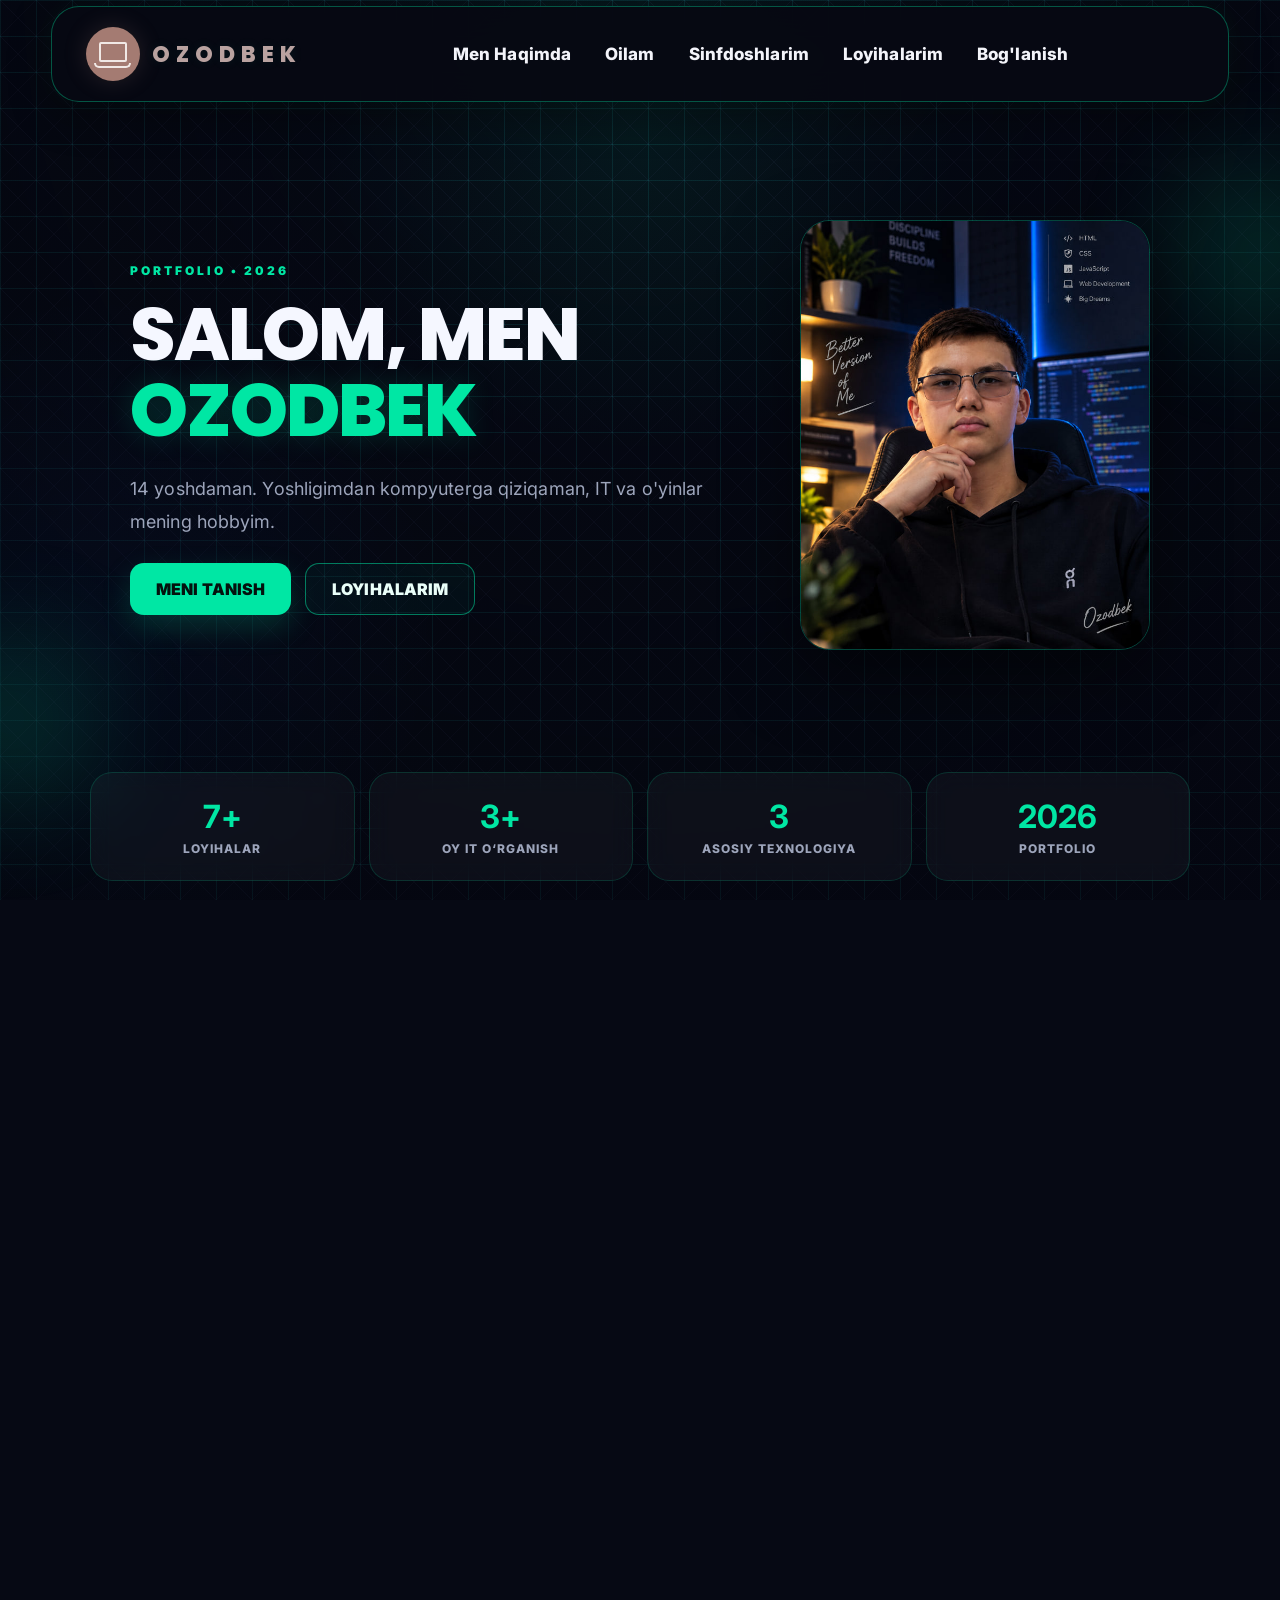
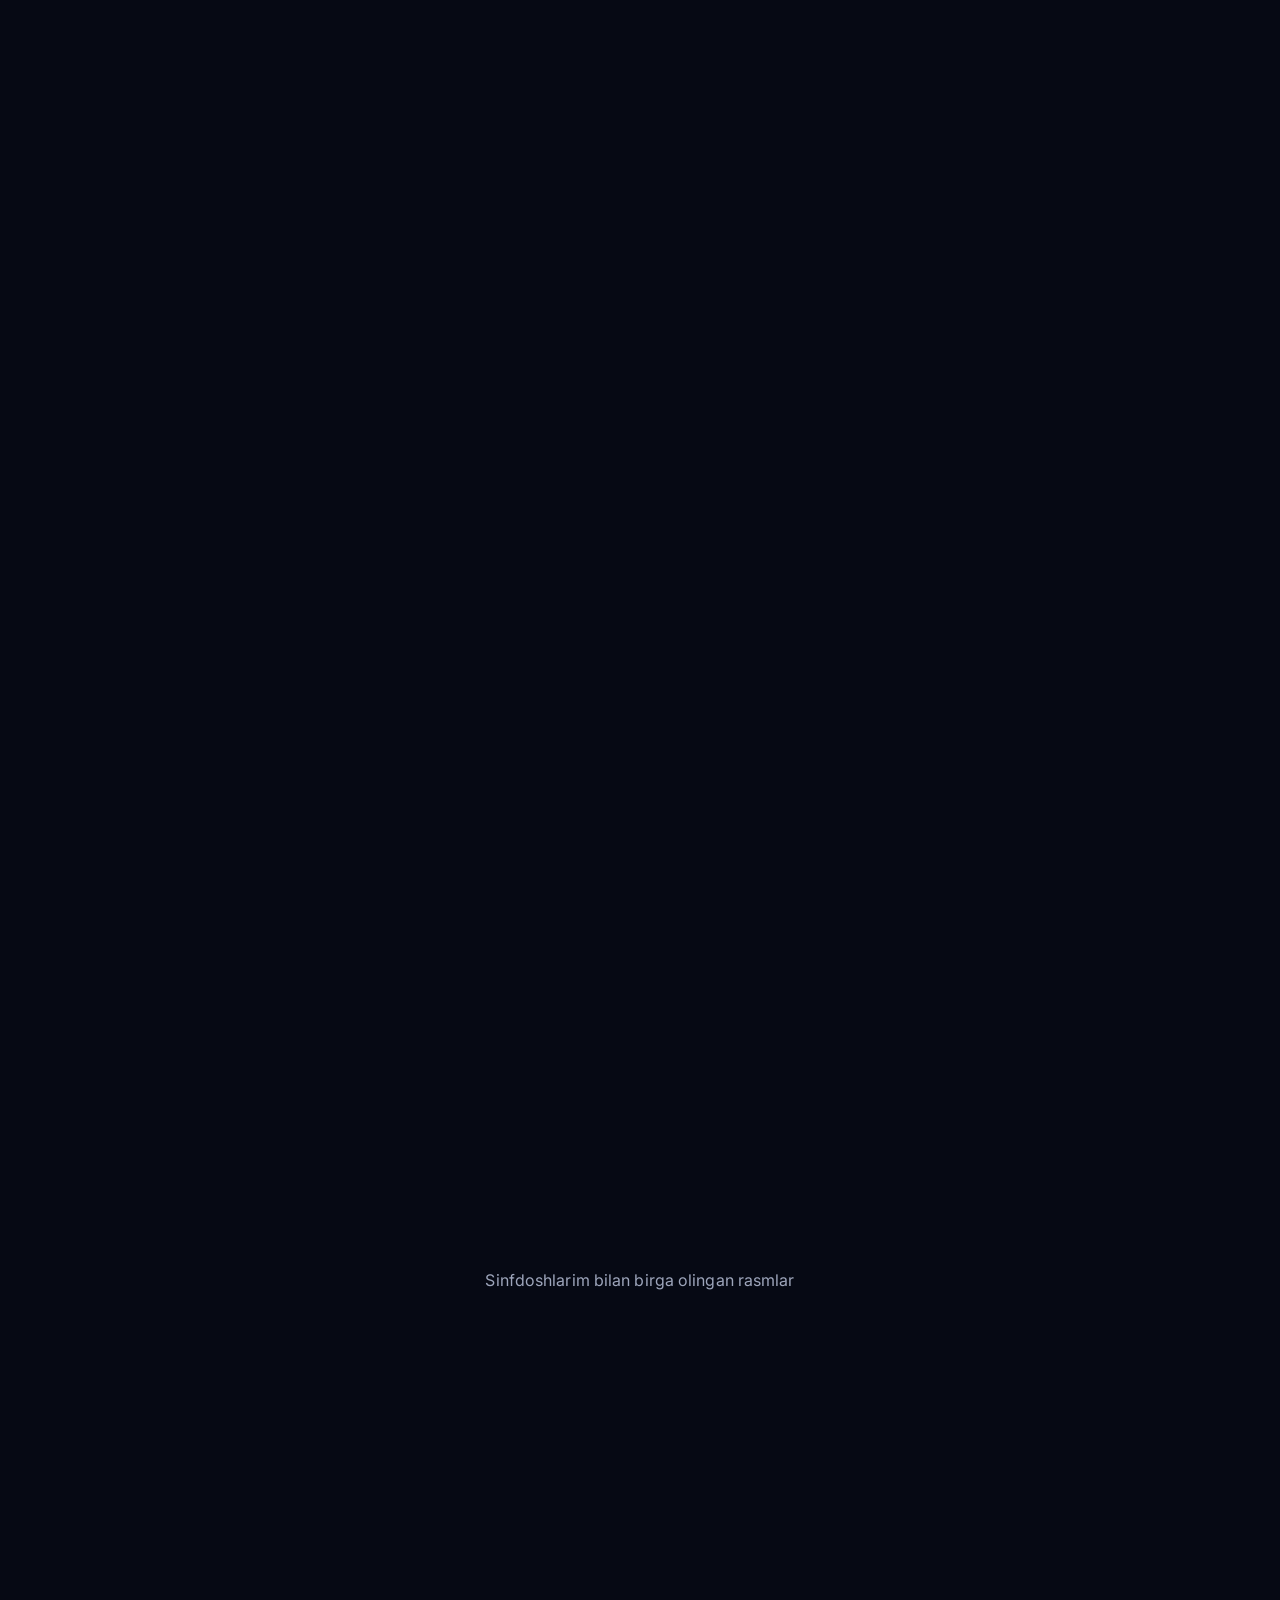
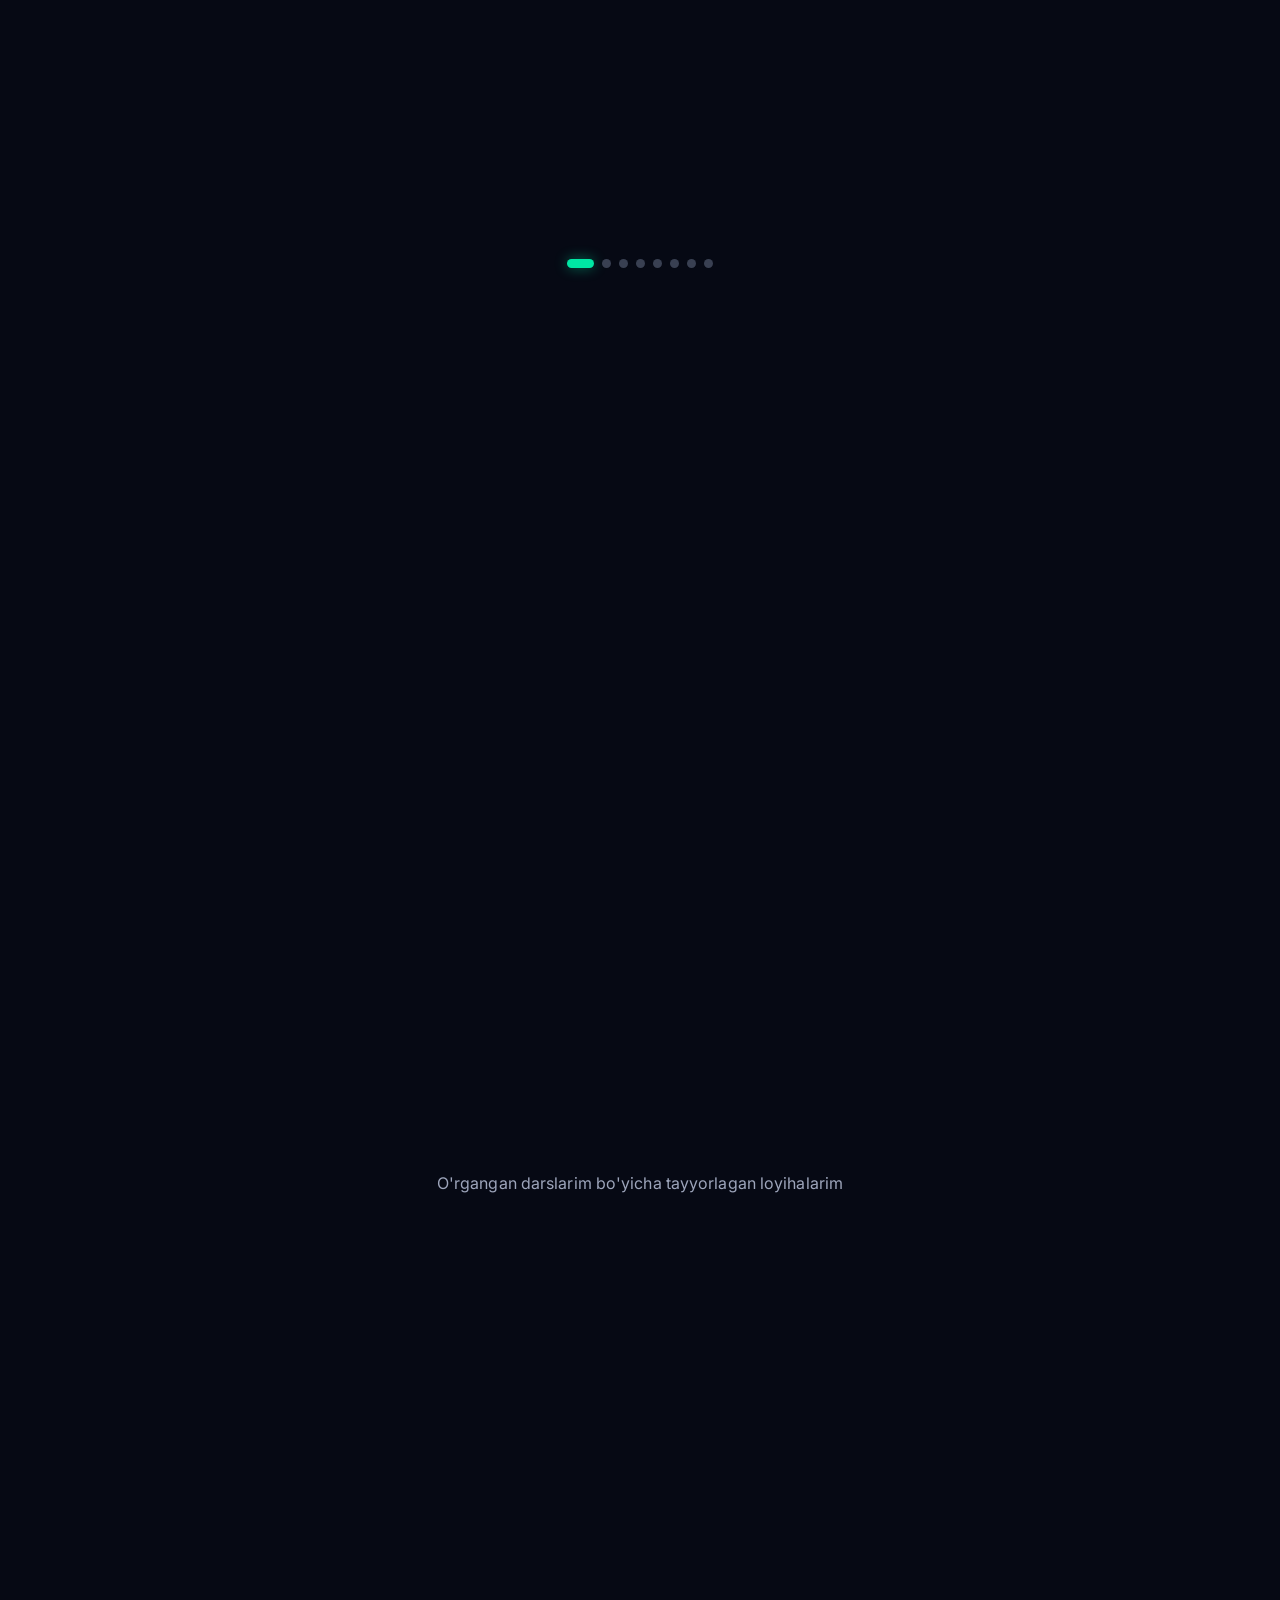
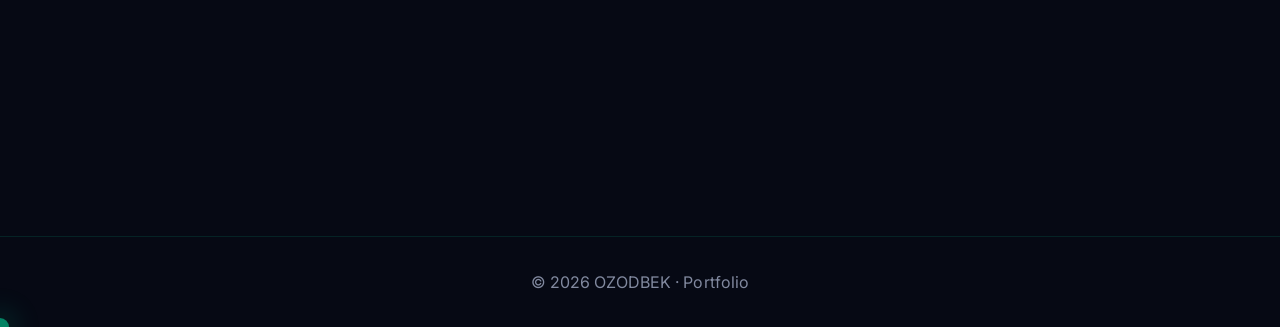
<file: index.html>
<!doctype html>
<html lang="uz">
<head>
  <meta charset="UTF-8">
  <meta name="viewport" content="width=device-width, initial-scale=1.0">
  <title>Ozodbek | Portfolio</title>
  <link rel="stylesheet" href="style.css">
  <link rel="stylesheet" href="https://unpkg.com/aos@2.3.4/dist/aos.css">
    <link rel="preconnect" href="https://fonts.googleapis.com">
    <link rel="preconnect" href="https://fonts.gstatic.com" crossorigin>
    <link href="https://fonts.googleapis.com/css2?family=Inter:wght@400;500;600;700;800&family=Poppins:wght@400;500;600;700;800&display=swap" rel="stylesheet">
</head>
<body>
  <div class="scroll-progress" aria-hidden="true"></div>
  <div class="floating-orb orb-one" aria-hidden="true"></div>
  <div class="floating-orb orb-two" aria-hidden="true"></div>
  <header class="nav">
    <div class="nav__wrapper">
      <a class="logo" href="#home" aria-label="Bosh sahifa">
        <span class="logo-mark" aria-hidden="true">
          <span class="laptop-screen"></span>
          <span class="laptop-base"></span>
        </span>
        <span class="logo-name">OZODBEK</span>
      </a>

      <nav class="nav__menu" aria-label="Asosiy menyu">
        <a href="#about">Men Haqimda</a>
        <a href="#family">Oilam</a>
         <a href="#group">Sinfdoshlarim</a>
        <a href="#projects">Loyihalarim</a>
        <a href="#contact">Bog'lanish</a>
      </nav>
    </div>
  </header>

  <main>
    <section class="hero" id="home">
      <div class="container">
        <div class="hero__wrapper">
          <div class="hero__image" data-aos="zoom-in">
            <img class="me" src="./men 2.jpg" alt="Ozodbek rasmi">
          </div>
          <div class="hero__content" data-aos="fade-left">
            <span class="eyebrow">PORTFOLIO • 2026</span>
            <h1>SALOM, MEN <br><span class="text">OZODBEK</span></h1>
            <p>14 yoshdaman. Yoshligimdan kompyuterga qiziqaman, IT va o'yinlar mening hobbyim.</p>
            <div class="hero__btn">
              <a class="men" href="#about">MENI TANISH</a>
              <a class="loyiha-btn" href="#projects">LOYIHALARIM</a>
            </div>
          </div>
        </div>
      </div>
    </section>

    <section class="quick-stats" aria-label="Portfolio statistikasi" data-aos="fade-up">
      <div class="stats-grid">
        <div class="stat-card"><strong>7+</strong><span>Loyihalar</span></div>
        <div class="stat-card"><strong>3+</strong><span>Oy IT o‘rganish</span></div>
        <div class="stat-card"><strong>3</strong><span>Asosiy texnologiya</span></div>
        <div class="stat-card"><strong>2026</strong><span>Portfolio</span></div>
      </div>
    </section>

    <section class="work section" id="about">
      <div class="container">
        <h2 class="section-title" data-aos="fade-up">MEN HAQIMDA</h2>
        <div class="work__text">
          <div data-aos="fade-right">
            <img class="about-img" src="./men 2.jpg" alt="Ozodbek">
          </div>
          <div class="about-content" data-aos="fade-left">
            <h3>Salom! Mening ismim <span class="mee">Ozodbek</span>.</h3>
            <p>Men 360-maktab 8-A sinfida o'qiyman. Men 3 oydan beri IT o'rganyapman. Orzuyim — IT'ni professional darajasida o'rganish.</p>
            <hr>
            <ul class="fact-list">
              <li class="work-icon"><span class="fact-icon">🎂</span><div><b>Tug'ilgan sana</b><p>17.06.2012</p></div></li>
              <li class="work-icon"><span class="fact-icon">🏫</span><div><b>Maktab</b><p>360-maktab, 8-A sinf</p></div></li>
              <li class="work-icon"><span class="fact-icon">💻</span><div><b>Hozir o'rganyapman</b><p>HTML, CSS, JS</p></div></li>
              <li class="work-icon"><span class="fact-icon">⚽</span><div><b>Sevimli mashg'ulot</b><p>Dars qilish</p></div></li>
              <li class="work-icon"><span class="fact-icon">🧑‍💻</span><div><b>Orzu</b><p>Kelajakda yaxshi dasturchi bo'lish</p></div></li>
            </ul>
          </div>
        </div>
      </div>
    </section>

    <section class="top section" id="family">
      <div class="container">
        <h2 class="section-title" data-aos="fade-up">OILAM HAQIDA</h2>
        <div class="fam-grid">
           <article class="fam-card" data-aos="fade-up" data-aos-delay="300">
            <div class="fam-card__img"><img src="./dadam.jpg" alt="Dadam"></div>
            <div class="fam-card__info"><h3>DADAM</h3><span>DADAM · 44 yosh</span><p>Harbiy, sport bilan shug'ullanadi</p></div>
          </article>
          <article class="fam-card" data-aos="fade-up">
            <div class="fam-card__img"><img src="./oyim.jpg" alt="Oyim"></div>
            <div class="fam-card__info"><h3>LOLA</h3><span>OYIM · 37 yosh</span><p>O'zbekiston milliy universiteti 3 kurs talabasi</p></div>
          </article>
          <article class="fam-card" data-aos="fade-up" data-aos-delay="100">
            <div class="fam-card__img"><img src="./opam.jpg" alt="Opam"></div>
            <div class="fam-card__info"><h3>AZIZA</h3><span>OPAM · 17 yosh</span><p>11-sinfda o'qiydi</p></div>
          </article>
          <article class="fam-card" data-aos="fade-up" data-aos-delay="200">
            <div class="fam-card__img"><img src="./uka.jpg" alt="Ukam"></div>
            <div class="fam-card__info"><h3>OTABEK</h3><span>UKAM · 7 yosh</span><p>1-sinfda o'qiydi</p></div>
          </article>
        </div>
      </div>
    </section>

    <section class="group section" id="group">
      <div class="container">
        <h2 class="section-title" data-aos="fade-up">MENING GURUHIM</h2>
        <p class="section-subtitle">Sinfdoshlarim bilan birga olingan rasmlar</p>

        <div class="carousel" data-aos="fade-up">
          <button class="carousel-btn prev" type="button" aria-label="Oldingi rasm">‹</button>

          <div class="carousel-window">
            <div class="carousel-track">
              <article class="group-slide">
                <img src="./botir.jpg" alt="Guruh rasmi 1">
                <div class="group-name">Botir</div>
              </article>
              <article class="group-slide">
                <img src="./dovudbek.jpg" alt="Guruh rasmi 2">
                <div class="group-name">Dovudbek</div>
              </article>
              <article class="group-slide">
                <img src="./Husnida.jpg" alt="Guruh rasmi 3">
                <div class="group-name">Husnida</div>
              </article>
              <article class="group-slide">
                <img src="./javar.jpg" alt="Guruh rasmi 4">
                <div class="group-name">Jafar</div>
              </article>
              <article class="group-slide">
                <img src="./Javohir.jpg" alt="Guruh rasmi 5">
                <div class="group-name">Javohir</div>
              </article>
              <article class="group-slide">
                <img src="./muhammadali 2.jpg" alt="Guruh rasmi 6">
                <div class="group-name">Muhammadali</div>
              </article>
              <article class="group-slide">
                <img src="./muhammadali.jpg" alt="Guruh rasmi 7">
                <div class="group-name">Muhammadali</div>
              </article>
              <article class="group-slide">
                <img src="./shohrux.jpg" alt="Guruh rasmi 9">
                <div class="group-name">Shohrux</div>
              </article>
              <article class="group-slide">
                <img src="./shoxjahon.jpg" alt="Guruh rasmi 9">
                <div class="group-name">Shoxjahon</div>
              </article>
              <article class="group-slide">
                <img src="./sunnat.jpg" alt="Guruh rasmi 9">
                <div class="group-name">Sunnat</div>
              </article>
            </div>
          </div>

          <button class="carousel-btn next" type="button" aria-label="Keyingi rasm">›</button>
        </div>
        <div class="carousel-dots" aria-label="Rasm tanlash"></div>
      </div>
    </section>

    <section class="goals section" id="goals">
      <div class="container">
        <div class="goal-card" data-aos="zoom-in">
          <span class="goal-label">🚀 KELAJAKDAGI MAQSADIM</span>
          <h2>Kuchli Frontend Developer bo‘lish</h2>
          <p>Har kuni yangi bilim o‘rganib, ko‘proq loyihalar yaratish va o‘z portfolioimni rivojlantirish.</p>
          <div class="goal-pills"><span>HTML</span><span>CSS</span><span>JavaScript</span><span>Creative UI</span></div>
        </div>
      </div>
    </section>

    <section class="projects section" id="projects">
      <div class="container">
        <h2 class="section-title" data-aos="fade-up">LOYIHALARIM</h2>
        <p class="section-subtitle">O'rgangan darslarim bo'yicha tayyorlagan loyihalarim</p>

        <div class="projects-grid">
          <article class="project-card" data-aos="fade-up" tabindex="0" role="link" data-project="./projects/example_out/index.html">
            <div class="project-thumb"><img src="./projects/example_out/Artboard 1 1.svg" alt="Example Out loyiha rasmi"></div>
            <div class="project-number">01</div>
            <div class="project-icon">✦</div>
            <h3>Example Out</h3>
            <p>Example Out loyihasi</p>
          </article>

          <article class="project-card" data-aos="fade-up" data-aos-delay="60" tabindex="0" role="link" data-project="./projects/figma-2/index.html">
            <div class="project-thumb"><img src="./projects/figma-2/hero image 1.svg" alt="Figma 2 loyiha rasmi"></div>
            <div class="project-number">02</div>
            <div class="project-icon">⌂</div>
            <h3>Dream House</h3>
            <p>Dream House loyihasi</p>
          </article>

          <article class="project-card" data-aos="fade-up" data-aos-delay="60" tabindex="0" role="link" data-project="./projects/16-dars/index.html">
            <div class="project-thumb"><img src="./projects/16-dars/image.png" alt="16-dars loyiha rasmi"></div>
            <div class="project-number">03</div>
            <div class="project-icon">⌘</div>
            <h3>16-dars</h3>
            <p>16-dars bo‘yicha tayyorlangan loyiha</p>
          </article>

          <article class="project-card" data-aos="fade-up" data-aos-delay="240" tabindex="0" role="link" data-project="./projects/19-dars/index.html">
            <div class="project-thumb"><img src="./projects/19-dars/image 13.png" alt="19-dars loyiha rasmi"></div>
            <div class="project-number">04</div>
            <div class="project-icon">◈</div>
            <h3>19-dars</h3>
            <p>19-dars loyihasi</p>
          </article>

          <article class="project-card" data-aos="fade-up" data-aos-delay="300" tabindex="0" role="link" data-project="./projects/20-dars/index.html">
            <div class="project-thumb"><img src="./projects/20-dars/thumbnail.svg" alt="20-dars loyiha rasmi"></div>
            <div class="project-number">05</div>
            <div class="project-icon">20</div>
            <h3>20-dars</h3>
            <p>20-dars bo‘yicha tayyorlangan loyiha</p>
          </article>

          <article class="project-card" data-aos="fade-up" data-aos-delay="360" tabindex="0" role="link" data-project="./projects/21-dars/index.html">
            <div class="project-thumb"><img src="./projects/21-dars/thumbnail.svg" alt="21-dars loyiha rasmi"></div>
            <div class="project-number">06</div>
            <div class="project-icon">21</div>
            <h3>21-dars</h3>
            <p>21-dars bo‘yicha tayyorlangan loyiha</p>
          </article>

          <article class="project-card" data-aos="fade-up" data-aos-delay="420" tabindex="0" role="link" data-project="./projects/22-dars/index.html">
            <div class="project-thumb"><img src="./projects/22-dars/thumbnail.svg" alt="22-dars loyiha rasmi"></div>
            <div class="project-number">07</div>
            <div class="project-icon">22</div>
            <h3>22-dars</h3>
            <p>22-dars bo‘yicha tayyorlangan loyiha</p>
          </article>
        </div>
      </div>
    </section>

    <section class="contact section" id="contact">
      <div class="container">
        <div class="contact-card" data-aos="fade-up">
          <div class="contact-heading">
            <span class="contact-badge">BOG'LANISH</span>
            <h2>ALOQALAR</h2>
            <p>Men bilan bog'lanmoqchi bo'lsangiz, quyidagi usullardan birini tanlang.</p>
          </div>
          <div class="contact-grid">
            <a class="contact-item" href="mailto:ozodbekfayzullaev220@gmail.com">
              <div class="contact-icon">✉</div>
              <div><span>Gmail</span><strong>ozodbekfayzullaev220@gmail.com</strong></div>
              <b class="contact-arrow">→</b>
            </a>
            <a class="contact-item" href="tel:+998930757240">
              <div class="contact-icon">☎</div>
              <div><span>Telefon</span><strong>+998 93 0757240</strong></div>
              <b class="contact-arrow">→</b>
            </a>
          </div>
          <div class="contact-bottom">
            <span>Har doim aloqa uchun ochiqman</span>
            <span class="online-dot"><i></i> ONLINE</span>
          </div>
        </div>
      </div>
    </section>
  </main>

  <footer><p>© 2026 OZODBEK · Portfolio</p></footer>

  <script src="https://unpkg.com/aos@2.3.4/dist/aos.js"></script>
  <script src="add.js"></script>
</body>
</html>
</file>
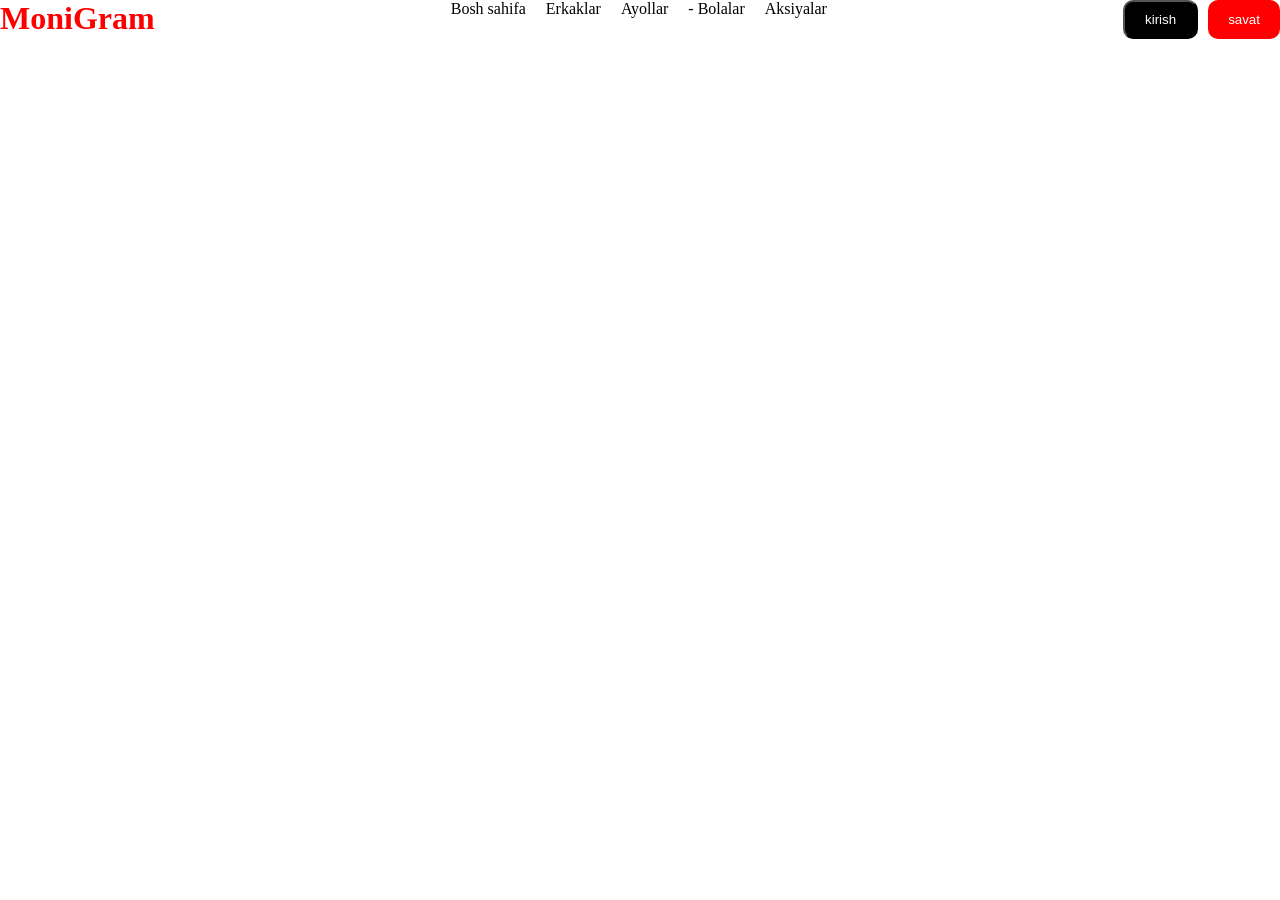
<file: projects/20-dars/index.html>
<!doctype html>
<html lang="en">
  <head>
    <meta charset="UTF-8" />
    <meta name="viewport" content="width=device-width, initial-scale=1.0" />
    <title>Document</title>
    <link rel="stylesheet" href="style.css">
  </head>
  <body>
    <header class="nav">
      <div class="container">
        <div class="nav__wrapper">
          <div class="monigram">
            <h1>MoniGram</h1>
          </div>
            <ul class="nav__ul">
            <li>
                <a href="/Bosh sahifa"><span>Bosh sahifa</span></a>
            </li>
            <li>
                <a href="/Erkaklar"><span>Erkaklar</span></a>
            </li>
            <li>
                <a href="/Ayollar"><span>Ayollar</span></a>
            </li>
            <li>-
                <a href="/Bolalar"><span>Bolalar</span></a>
            </li>
            <li>
                <a href="/Aksiyalar"><span>Aksiyalar</span></a>
            </li>
          </ul>
          <div class="nav__btn">
            <button class="kirish">kirish</button>
            <button class="savat">savat</button>
          </div>
        </div>
      </div>
    </header>
  </body>
</html>
</file>
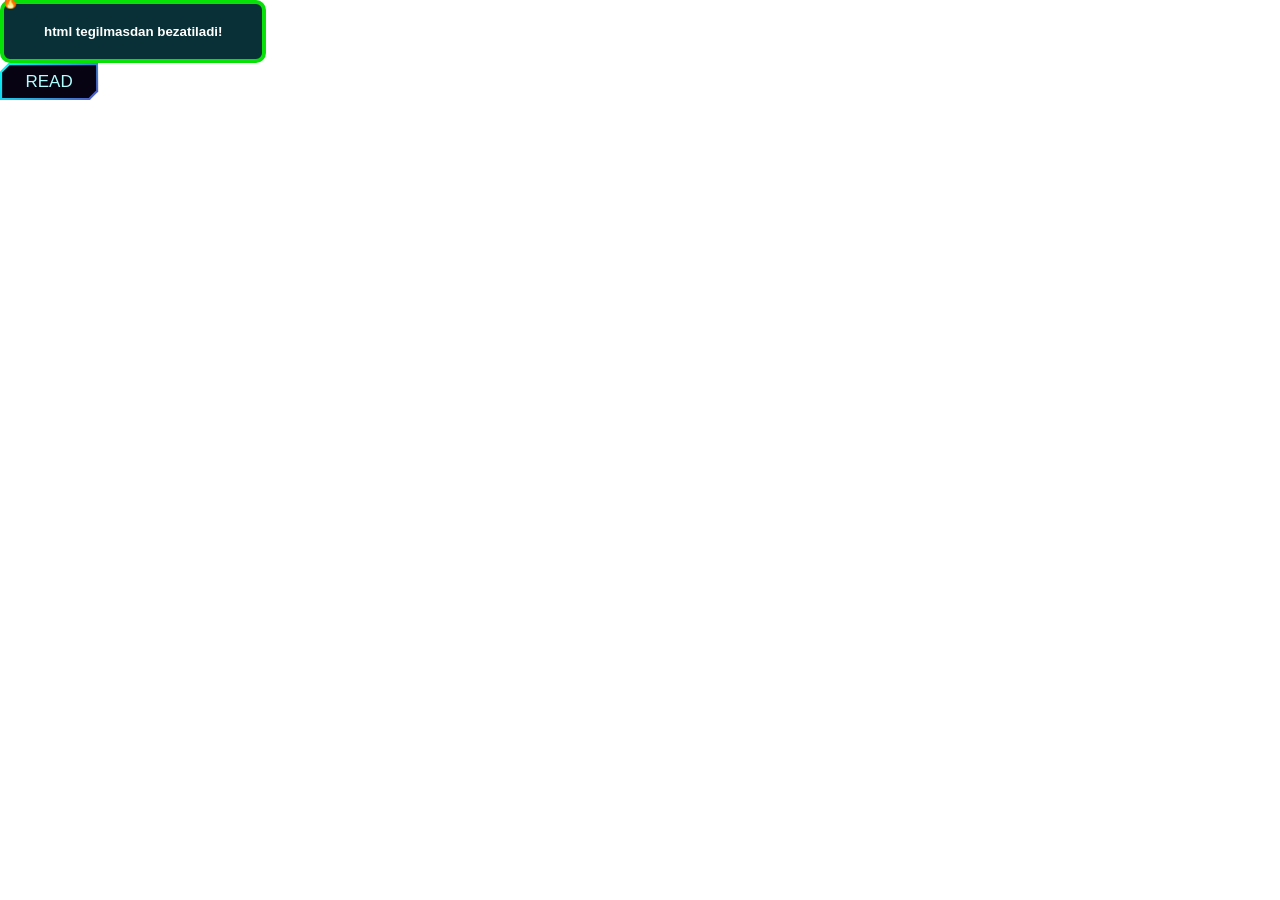
<file: projects/21-dars/index.html>
<!doctype html>
<html lang="en">
  <head>
    <meta charset="UTF-8" />
    <meta name="viewport" content="width=device-width, initial-scale=1.0" />
    <title>Document</title>
    <link rel="stylesheet" href="style.css" />
  </head>
  <body>
    <div>
      <button class="html">html tegilmasdan bezatiladi!</button>
    </div>
    <button class="btn">read</button>
  </body>
</html>
</file>
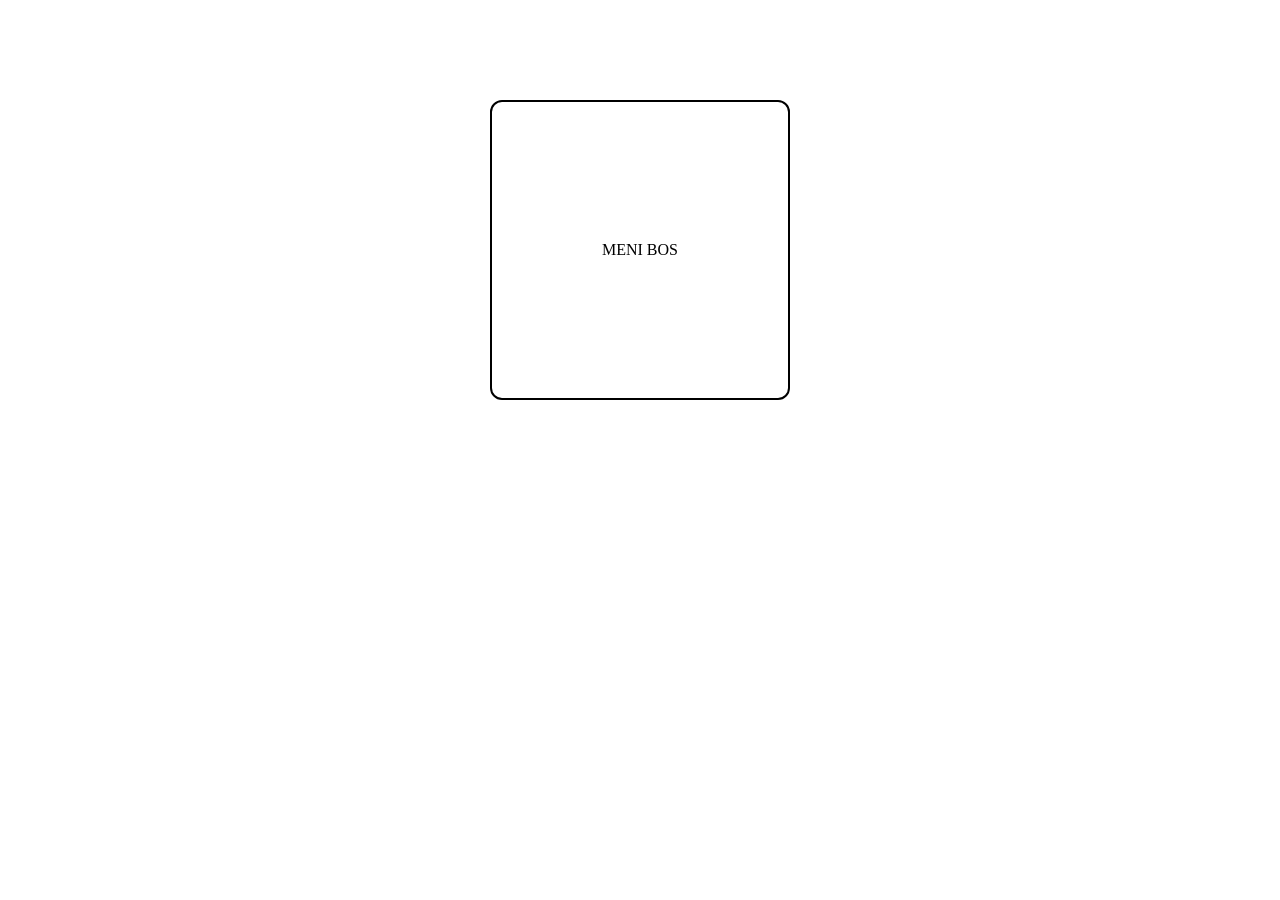
<file: projects/22-dars/index.html>
<!doctype html>
<html lang="en">
  <head>
    <meta charset="UTF-8" />
    <meta name="viewport" content="width=device-width, initial-scale=1.0" />
    <title>Document</title>
    <link rel="stylesheet" href="style.css " />
  </head>
  <body>
    <div class="container">
     <div class="box">MENI BOS </div>
    </div>
  </body>
</html>
</file>
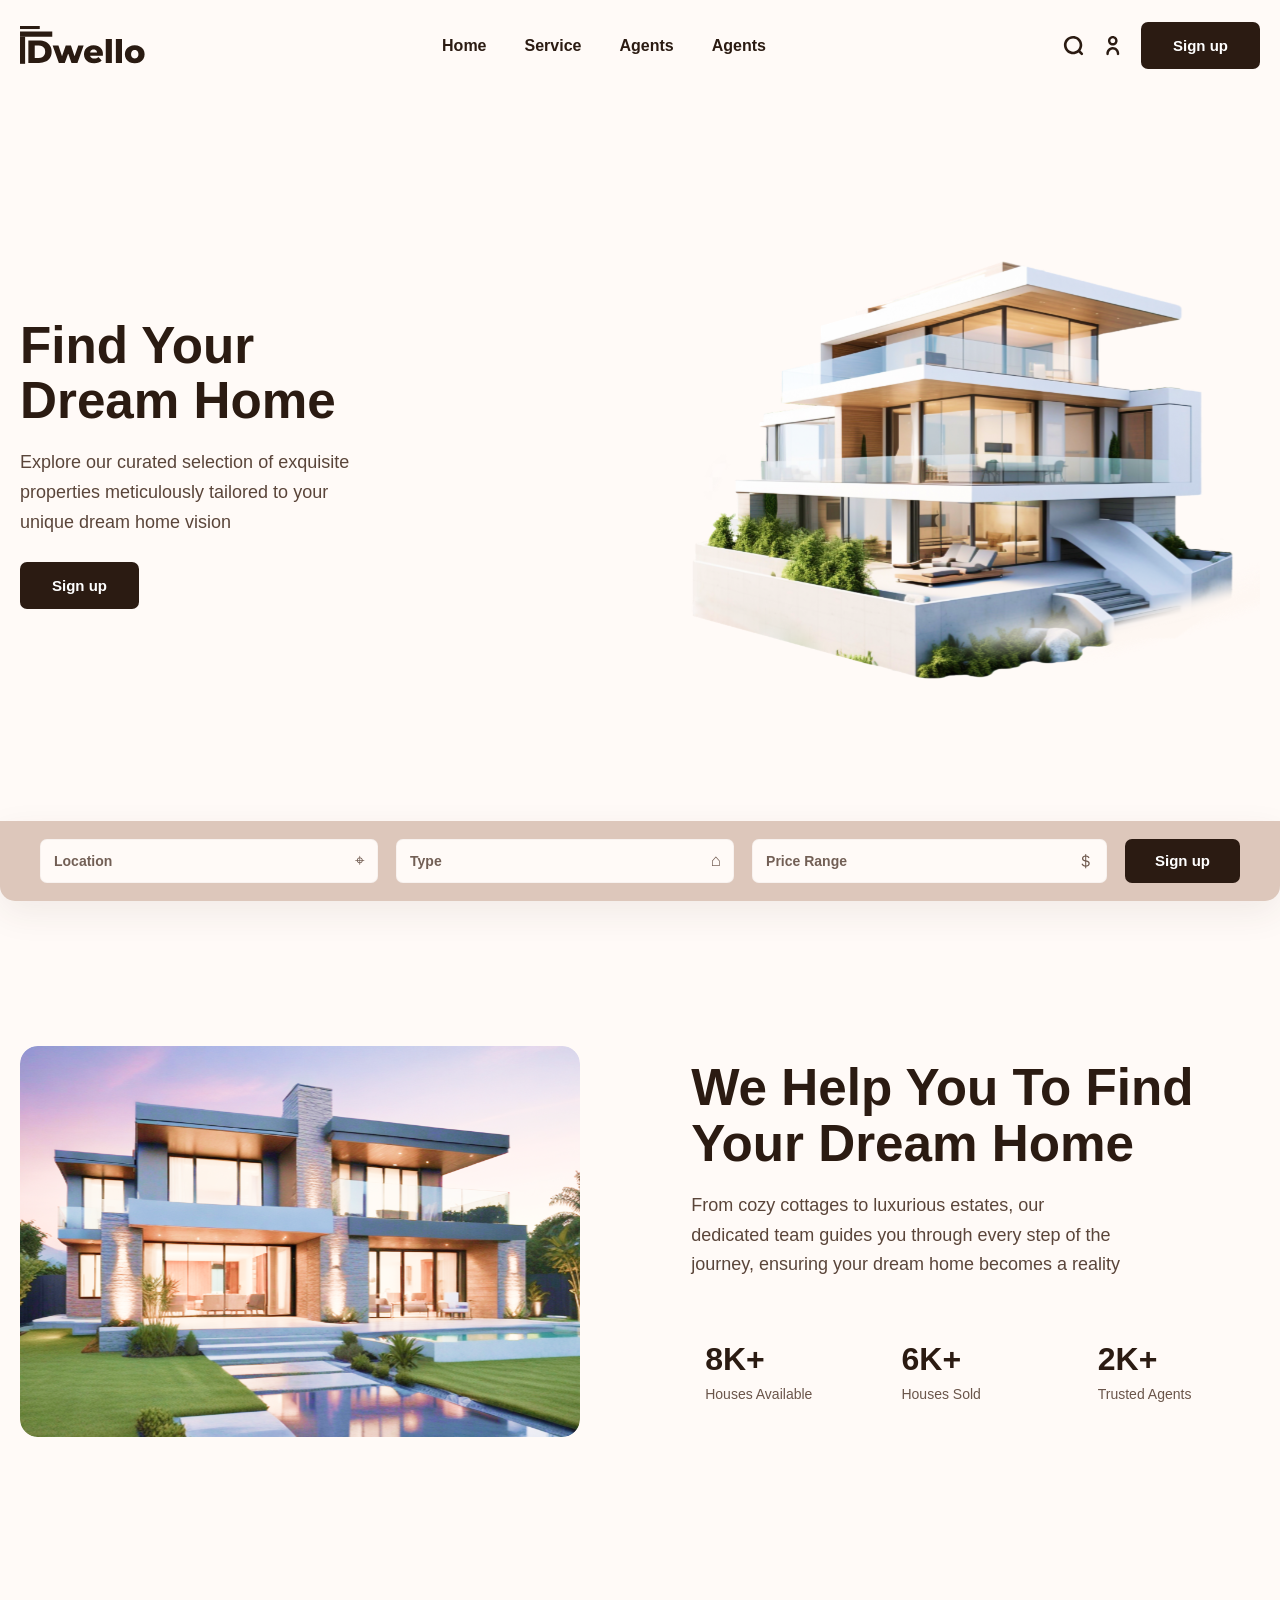
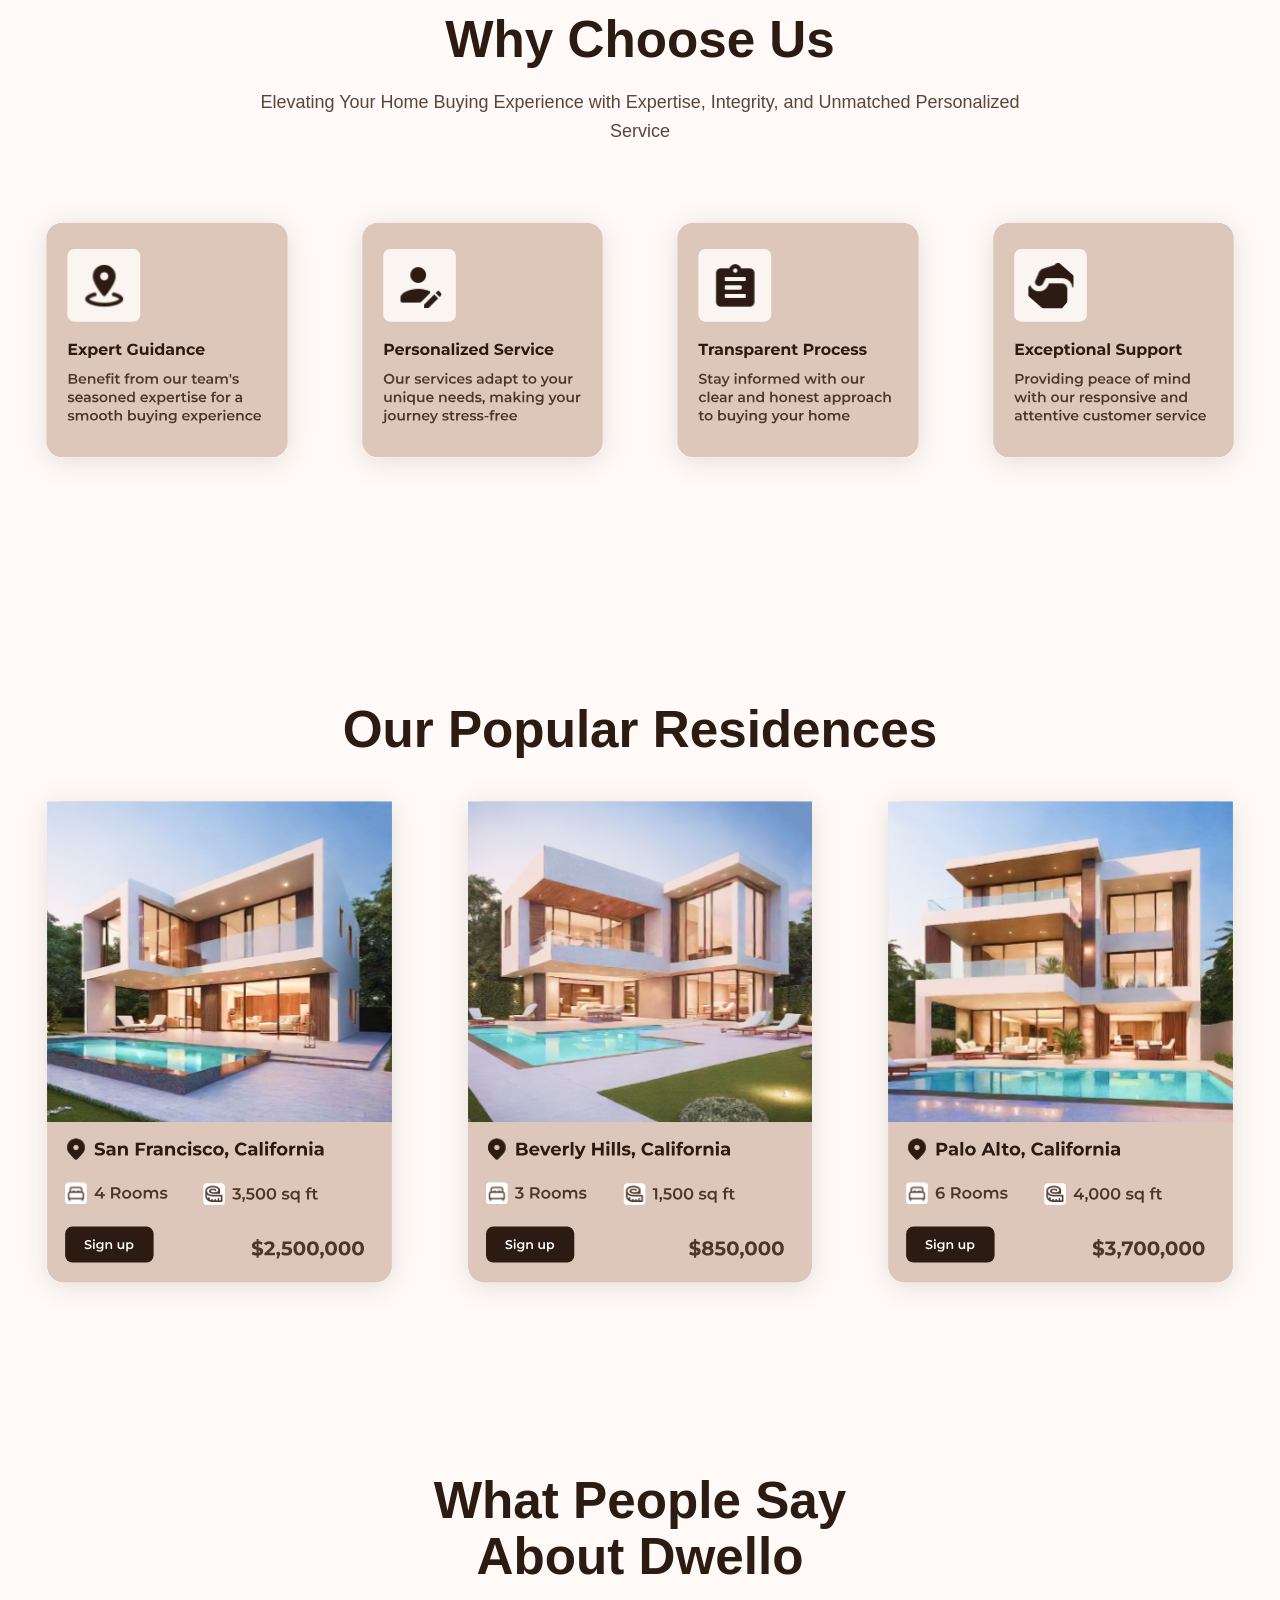
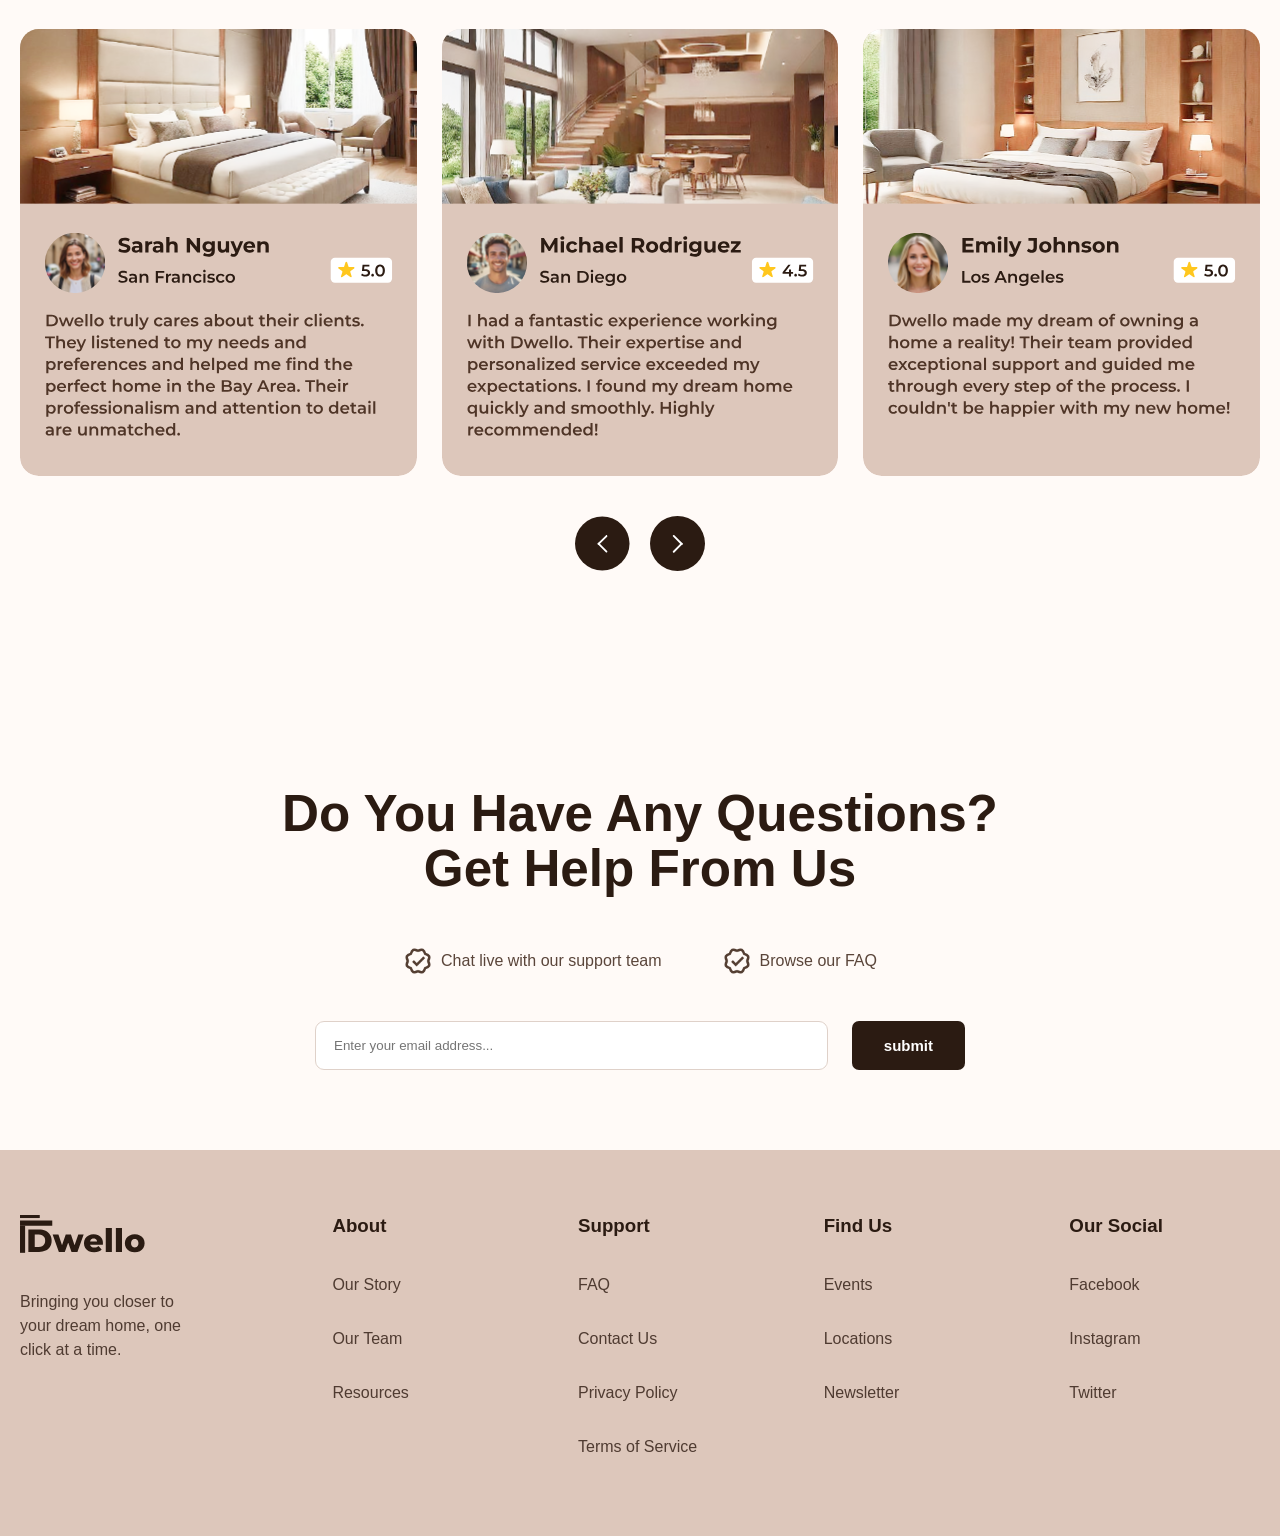
<file: projects/figma-2/index.html>
<!doctype html>
<html lang="en">
  <head>
    <meta charset="UTF-8" />
    <meta name="viewport" content="width=device-width, initial-scale=1.0" />
    <title>Dream house</title>
    <link rel="stylesheet" href="style.css" />
  </head>
  <body>
    <header class="nav">
      <div class="container">
        <div class="nav__wrapper">
          <div>
            <img src="./logo (1).svg" alt="" />
          </div>
          <ul class="nav__ul">
            <li>
              <a href="/Home"><span>Home</span></a>
            </li>
            <li>
              <a href="/Service"><span>Service</span></a>
            </li>
            <li>
              <a href="/Agents"><span>Agents</span></a>
            </li>
            <li>
              <a href="/Agents"><span>Agents</span></a>
            </li>
          </ul>
          <div class="nav__icons">
            <img src="./search.svg" alt="" />
            <img src="./user.svg" alt="" />
            <button class="sign">Sign up</button>
          </div>
        </div>
      </div>
    </header>
    <section class="hero reveal">
      <div class="container">
        <div class="hero__wrapper">
          <div>
            <h1 class="hero__title">
              <strong>
                Find Your <br />
                Dream Home
              </strong>
            </h1>
            <p class="hero__text">
              Explore our curated selection of exquisite <br />
              properties meticulously tailored to your <br />
              unique dream home vision
            </p>
            <div>
              <button class="sign">Sign up</button>
            </div>
          </div>
          <div class="hero__image">
            <img src="./hero image 1.svg" alt="" />
          </div>
        </div>
      </div>
    </section>
    <section class="search reveal">
      <div class="container">
        <div class="search__wrapper">
          <div class="search__field">
            <input type="search" id="location" placeholder="Location" />
            <span class="field-icon">⌖</span>
          </div>
          <div class="search__field">
            <input type="search" id="property" placeholder="Type" />
            <span class="field-icon">⌂</span>
          </div>
          <div class="search__field">
            <input type="search" id="price" placeholder="Price Range" />
            <span class="field-icon">＄</span>
          </div>
          <button class="sign">Sign up</button>
        </div>
      </div>
    </section>
    <section class="home reveal">
      <div class="container">
        <div class="home__wrapper">
          <div class="home__img">
            <img src="./Mask group.svg" alt="" />
          </div>
          <div class="home__card">
            <h1 class="hero__title">We Help You To Find <br/>Your Dream Home</h1>
            <p class="hero__text">From cozy cottages to luxurious estates, our <br> dedicated team guides you through every step of the <br> journey, ensuring your dream home becomes a reality</p>
            <div class="home__btn">
              <div class="hous">
              <h1 class="home__title">
                8K+
              </h1>
             <div>
               <p class="home__text">
                Houses Available
              </p>
             </div>
            </div>
            <div class="hous">
              <h1 class="home__title">
                6K+
              </h1>
             <div>
               <p class="home__text">
                Houses Sold
              </p>
             </div>
            </div>
            <div class="hous">
              <h1 class="home__title" >
                2K+
              </h1>
           <div>
            <p class="home__text">
              Trusted Agents
              </p>
           </div>
            </div>
            </div>
          </div>
        </div>
      </div>
    </section>
    <section class="choose reveal">
      <div class="container">
      <div class="choose__wrapper">
        <h1 class="hero__title">Why Choose Us</h1>
        <p class="hero__text">Elevating Your Home Buying Experience with Expertise, Integrity, and Unmatched Personalized Service</p>
        <div class="choose__img">
          <img src="./Frame 1.svg" alt="" />
          <img src="./Frame 2.svg" alt="" />
          <img src="./Frame 3.svg" alt="" /> 
          <img src="./Frame 4.svg" alt="" />
        </div>
      </div>
    </section>
    <section class="our reveal">
      <div class="container">
        <div class="our__wrapper">
          <div class="our__img">
           <div class="our__title">
             <h1 class="hero__title">Our Popular Residences</h1>
           </div>
              <div>
              <img src="./Frame 5.svg" alt="">
             <img src="./Frame 6 (1).svg" alt="">
             <img src="./Frame 7.svg" alt="">
             </div>
          </div>
        </div>
      </div>
    </section>
   <section class="about reveal">
    <div class="container">
      <div class="about__wrapper">
      <div class="our__title"> 
         <h1 class="hero__title">What People Say <br> About Dwello</h1>
      </div>
      <div class="about__img">
       <img src="./Frame 8 (1).svg" alt="">
       <img src="./Frame 9.svg" alt="">
       <img src="./Frame 10.svg" alt="">
      </div>
      <div class="about__btn">
         <img src="./Group 18.svg" alt="">
         <img src="./Group 19.svg" alt="">
    </div>
   </section>
   <section class="help reveal">
    <div class="container">
      <div class="help__wrapper">
        <h1 class="hero__title">
          Do You Have Any Questions? <br> Get Help From Us
        </h1>
        <div class="help__btn">
          <div class="help__text">
          <img src="./icons8-verified-account-96 1.svg" alt="">
          <p>Chat live with our support team</p>
        </div>
        <div class="help__text">
         <img src="./icons8-verified-account-96 1.svg" alt="">
          <p>Browse our FAQ</p>
        </div>
        </div>
        <div class="help__search">
          <input class="search__input" type="search" id="location" placeholder="Enter your email address..." />
          <label for="location"></label>
          <button class="sign">submit</button>
      </div>
    </div>
   </section>
   <footer class="dwello reveal">
    <div class="container">
      <div class="dwello__wrapper">
        <div>
          <img src="./logo (1).svg" alt="Dwello Logo" />
          <br>
     <p>Bringing you closer to <br> your dream home, one <br> click at a time.</p>
        </div>
        <div>
          <h3>About</h3>
          <br>
          <p>Our Story</p>
          <br>
          <p>Our Team</p>
          <br>
          <p>Resources</p>
        </div>
        <div>
          <h3>Support</h3>
          <br>
          <p>FAQ</p>
          <br>
          <p>Contact Us</p>
          <br>
          <p>Privacy Policy</p>
          <br>
          <p>Terms of Service</p>
        </div>
        <div>
          <h3>Find Us</h3>
          <br>
          <p>Events</p>
          <br>
          <p>Locations</p>
          <br>
          <p>Newsletter</p>
        </div>
        <div>
            <h3>Our Social</h3>
          <br>
          <p>Facebook</p>
          <br>
          <p>Instagram</p>
          <br>
          <p>Twitter</p>
          </div>
      </div>
    </div>
   </footer>
  <script>
    const sections = document.querySelectorAll('.reveal');
    const observer = new IntersectionObserver((entries) => {
      entries.forEach((entry) => {
        if (entry.isIntersecting) {
          entry.target.classList.add('visible');
          observer.unobserve(entry.target);
        }
      });
    }, { threshold: 0.12 });

    sections.forEach((section) => observer.observe(section));
  </script>
  </body>
</html>
</file>
<file: style.css>
/* Google Fonts */
html, body { font-family: "Poppins", "Inter", sans-serif; }

body{letter-spacing:.1px}
h1,h2,h3,.logo-name,.section-title{font-family:"Poppins",sans-serif;font-weight:800;letter-spacing:-.8px}
p,.fact-list,.nav__menu a,.stat-card span,.goal-pills span,.contact-item{font-family:"Inter",sans-serif}
.section-title{font-size:clamp(34px,5vw,52px);text-shadow:0 0 22px rgba(0,231,164,.08)}
.hero h1{line-height:1.05;letter-spacing:-1.5px}
.about-content h3,.fam-card h3,.project-card h3{letter-spacing:-.5px}

*{box-sizing:border-box;margin:0;padding:0}
html{scroll-behavior:smooth}
:root{
  --bg:#060914;
  --panel:#0a0c17;
  --panel2:#0d1020;
  --line:rgba(67,220,211,.15);
  --accent:#00e7a4;
  --accent2:#1ce0c5;
  --text:#f5f7ff;
  --muted:#9da5bb;
}
body{
  width:100%;
  min-height:100vh;
  overflow-x:hidden;
  color:var(--text);
  font-family:Inter,Segoe UI,Arial,sans-serif;
  background-color:var(--bg);
  background-image:
    linear-gradient(rgba(36,202,205,.13) 1px,transparent 1px),
    linear-gradient(90deg,rgba(36,202,205,.13) 1px,transparent 1px),
    linear-gradient(45deg,transparent 48.8%,rgba(87,91,145,.11) 49%,rgba(87,91,145,.11) 51%,transparent 51.2%),
    linear-gradient(-45deg,transparent 48.8%,rgba(87,91,145,.08) 49%,rgba(87,91,145,.08) 51%,transparent 51.2%),
    radial-gradient(circle at 50% 15%,rgba(0,231,164,.08),transparent 32%),
    radial-gradient(circle at 8% 70%,rgba(25,96,255,.08),transparent 25%);
  background-size:36px 36px,36px 36px,36px 36px,36px 36px,100% 100%,100% 100%;
  background-attachment:fixed;
}
body::before{
  content:"";
  position:fixed;
  inset:0;
  pointer-events:none;
  z-index:-1;
  background:radial-gradient(circle at 50% 0%,rgba(0,0,0,0),rgba(3,5,12,.45) 75%);
}
a{text-decoration:none;color:inherit}
button{font:inherit}
.container{width:min(1180px,calc(100% - 40px));margin:auto}
.section{padding:105px 0}
.nav{
  position:sticky;
  top:6px;
  z-index:1000;
  width:min(92%,1370px);
  margin:6px auto 0;
  background:rgba(7,9,19,.94);
  border:1px solid rgba(0,231,164,.35);
  border-radius:28px;
  box-shadow:0 12px 40px rgba(0,0,0,.35),0 0 25px rgba(0,231,164,.05);
  backdrop-filter:blur(18px);
}
.nav__wrapper{
  min-height:94px;
  padding:0 34px;
  display:flex;
  align-items:center;
  justify-content:space-between;
  gap:25px;
}
.logo{display:flex;align-items:center;gap:12px;min-width:205px}
.logo-name{
  font-size:22px;
  letter-spacing:6px;
  font-weight:800;
  color:#b9a2a0;
  text-shadow:0 0 12px rgba(0,231,164,.08);
}
.logo-mark{
  width:54px;height:54px;
  border-radius:50%;
  background:#a47b72;
  display:grid;place-items:center;
  position:relative;
  box-shadow:0 0 25px rgba(164,123,114,.2);
  transition:.35s ease;
}
.logo:hover .logo-mark{transform:translateY(-3px) rotate(-4deg);box-shadow:0 0 30px rgba(0,231,164,.2)}
.laptop-screen{
  position:absolute;
  width:28px;height:20px;
  border:2px solid #f1e9e6;
  border-radius:2px;
  top:15px;left:13px;
}
.laptop-base{
  position:absolute;
  width:37px;height:5px;
  border:2px solid #f1e9e6;
  border-top:0;
  border-radius:0 0 8px 8px;
  bottom:13px;left:8px;
}
.nav__menu{display:flex;align-items:center;justify-content:center;gap:34px;flex:1}
.nav__menu a{
  position:relative;
  padding:12px 0;
  color:#f3f4fa;
  font-size:17px;
  font-weight:800;
  transition:.3s ease;
}
.nav__menu a::after{
  content:"";
  position:absolute;
  left:50%;bottom:2px;
  width:0;height:2px;
  transform:translateX(-50%);
  border-radius:10px;
  background:var(--accent);
  transition:.3s ease;
  box-shadow:0 0 10px rgba(0,231,164,.7);
}
.nav__menu a:hover{color:var(--accent)}
.nav__menu a:hover::after{width:100%}
/* Header contact is now a regular navigation link. */
.hero{min-height:670px;display:flex;align-items:center}
.hero__wrapper{display:flex;align-items:center;justify-content:center;gap:90px;flex-direction:row-reverse;}
.hero__content{max-width:620px}
.eyebrow{
  display:inline-block;
  margin-bottom:18px;
  color:var(--accent);
  font-size:12px;font-weight:900;letter-spacing:3px;
}
.hero h1{font-size:clamp(42px,6vw,74px);line-height:1.03;letter-spacing:-2px}
.text{color:var(--accent);text-shadow:0 0 28px rgba(0,231,164,.18)}
.hero p{margin:25px 0;color:var(--muted);font-size:18px;line-height:1.8;max-width:580px}
.hero__btn{display:flex;gap:14px;flex-wrap:wrap}
.men,.loyiha-btn{
  position:relative;overflow:hidden;
  display:inline-flex;align-items:center;justify-content:center;
  min-height:52px;padding:0 26px;border-radius:14px;
  font-weight:900;transition:.35s ease;
}
.men{color:#04120e;background:var(--accent);box-shadow:0 12px 30px rgba(0,231,164,.18)}
.loyiha-btn{border:1px solid rgba(0,231,164,.5);color:#eafff9;background:rgba(0,231,164,.04)}
.men:hover,.loyiha-btn:hover{transform:translateY(-4px);box-shadow:0 15px 35px rgba(0,231,164,.18)}
.me{
  width:350px;height:430px;object-fit:cover;border-radius:30px;
  border:1px solid rgba(0,231,164,.28);
  box-shadow:0 25px 70px rgba(0,0,0,.5);
  transition:.5s ease;
}
.me:hover{transform:translateY(-10px) rotate(1deg);box-shadow:0 30px 80px rgba(0,0,0,.55),0 0 35px rgba(0,231,164,.12)}
.section-title{text-align:center;font-size:clamp(32px,5vw,50px);letter-spacing:-1px;margin-bottom:15px}
.section-title::after{
  content:"";display:block;width:62px;height:3px;margin:16px auto 0;
  background:linear-gradient(90deg,transparent,var(--accent),transparent);
  border-radius:9px;
}
.section-subtitle{text-align:center;color:var(--muted);margin:0 auto 50px;line-height:1.7}
.work__text{display:grid;grid-template-columns:390px 1fr;align-items:center;gap:70px;margin-top:60px}
.about-img{width:100%;height:450px;object-fit:cover;border-radius:26px;border:1px solid rgba(0,231,164,.15);box-shadow:0 20px 60px rgba(0,0,0,.35)}
.about-content h3{font-size:31px;margin-bottom:18px}
.about-content h3 .mee{color:var(--accent)}
.about-content>p{color:var(--muted);line-height:1.8}
.about-content hr{border:0;border-top:1px solid rgba(255,255,255,.09);margin:26px 0}
.fact-list{list-style:none}
.work-icon{display:flex;align-items:center;gap:18px;padding:13px 10px;border-radius:14px;transition:.3s}
.work-icon:hover{background:rgba(0,231,164,.045);transform:translateX(7px)}
.fact-icon{font-size:26px;width:42px;text-align:center}
.work-icon b{display:block;color:var(--accent);margin-bottom:4px}
.work-icon p{color:#d7d9e2}
.fam-grid{display:grid;grid-template-columns:repeat(4,1fr);gap:22px;margin-top:55px}
.fam-card{
  overflow:hidden;border-radius:22px;background:rgba(8,11,22,.85);
  border:1px solid rgba(255,255,255,.08);transition:.4s
}
.fam-card:hover{transform:translateY(-9px);border-color:rgba(0,231,164,.45);box-shadow:0 20px 45px rgba(0,0,0,.3)}
.fam-card__img{height:330px}
.fam-card__img img{width:100%;height:100%;object-fit:cover;transition:.6s}
.fam-card:hover img{transform:scale(1.06)}
.fam-card__info{padding:22px}
.fam-card h3{font-size:23px;margin-bottom:6px}
.fam-card span{color:var(--accent);font-weight:800;font-size:13px}
.fam-card p{color:var(--muted);margin-top:9px;line-height:1.5}

.carousel{position:relative;display:flex;align-items:center;gap:15px}
.carousel-window{width:100%;overflow:hidden;border-radius:25px}
.carousel-track{display:flex;transition:transform .55s cubic-bezier(.2,.75,.2,1)}
.group-slide{
  min-width:33.333333%;
  padding:0 10px;
}
.group-slide:nth-child(2) img{object-position:center center;}
.group-slide img{
  display:block;width:100%;height:430px;object-fit:cover;
  border-radius:22px 22px 0 0;
  border:1px solid rgba(0,231,164,.18);
  border-bottom:0;
}
.group-name{
  min-height:60px;display:flex;align-items:center;justify-content:center;
  border:1px solid rgba(0,231,164,.18);border-top:0;
  border-radius:0 0 22px 22px;
  background:rgba(9,12,24,.94);
  color:var(--accent);font-size:17px;font-weight:900;letter-spacing:1px;
}
.carousel-btn{
  flex:0 0 52px;width:52px;height:52px;border-radius:50%;
  border:1px solid rgba(0,231,164,.35);
  background:rgba(6,10,20,.9);color:var(--accent);
  font-size:38px;line-height:1;cursor:pointer;transition:.3s;
  display:grid;place-items:center;padding-bottom:4px;
}
.carousel-btn:hover{background:var(--accent);color:#03120e;transform:scale(1.08)}
.carousel-dots{display:flex;justify-content:center;gap:8px;margin-top:25px}
.carousel-dot{width:9px;height:9px;border:0;border-radius:50%;background:#394052;cursor:pointer;transition:.3s}
.carousel-dot.active{width:27px;border-radius:20px;background:var(--accent);box-shadow:0 0 13px rgba(0,231,164,.45)}

.projects-grid{display:grid;grid-template-columns:repeat(3,1fr);gap:22px;margin-top:55px}
.project-thumb{
  width:100%;
  height:190px;
  margin:-8px 0 24px;
  border-radius:18px;
  overflow:hidden;
  background:rgba(255,255,255,.04);
  border:1px solid rgba(255,255,255,.07);
  display:flex;
  align-items:center;
  justify-content:center;
}
.project-thumb img{
  width:100%;
  height:100%;
  object-fit:cover;
  display:block;
  transition:transform .45s ease;
}
.project-card:hover .project-thumb img{transform:scale(1.04)}

.project-card{
  position:relative;padding:32px;border-radius:24px;
  background:linear-gradient(145deg,rgba(12,16,30,.95),rgba(6,9,18,.9));
  border:1px solid rgba(0,231,164,.14);
  overflow:hidden;transition:.4s ease;
}
.project-card::before{
  content:"";position:absolute;inset:-100px auto auto -100px;width:220px;height:220px;
  border-radius:50%;background:rgba(0,231,164,.06);filter:blur(20px)
}
.project-card:hover{transform:translateY(-10px);border-color:rgba(0,231,164,.5);box-shadow:0 25px 55px rgba(0,0,0,.35)}
.project-number{position:absolute;right:22px;top:18px;color:rgba(0,231,164,.25);font-size:44px;font-weight:900}
.project-icon{
  width:56px;height:56px;border-radius:17px;display:grid;place-items:center;
  color:#04120e;background:var(--accent);font-size:25px;font-weight:900;
  margin-bottom:25px;box-shadow:0 10px 25px rgba(0,231,164,.15)
}
.project-card h3{font-size:26px;margin-bottom:8px}
.project-card p{color:var(--muted);margin-bottom:24px}




.contact-card{
  max-width:920px;margin:auto;padding:58px;border-radius:30px;
  background:linear-gradient(145deg,rgba(0,231,164,.08),rgba(8,11,22,.96) 45%);
  border:1px solid rgba(0,231,164,.2);box-shadow:0 25px 80px rgba(0,0,0,.3)
}
.contact-heading{text-align:center}
.contact-badge{
  display:inline-block;padding:7px 14px;border:1px solid rgba(0,231,164,.35);
  border-radius:999px;color:var(--accent);font-size:11px;font-weight:900;letter-spacing:2px
}
.contact-heading h2{font-size:clamp(34px,5vw,52px);margin:16px 0 12px}
.contact-heading p{max-width:580px;margin:auto;color:var(--muted);line-height:1.7}
.contact-grid{display:grid;grid-template-columns:repeat(2,1fr);gap:18px;margin-top:38px}
.contact-item{
  display:flex;align-items:center;gap:16px;min-height:105px;padding:20px;
  background:rgba(255,255,255,.035);border:1px solid rgba(255,255,255,.08);
  border-radius:20px;transition:.35s
}
.contact-item:hover{transform:translateY(-7px);border-color:rgba(0,231,164,.55);background:rgba(0,231,164,.06)}
.contact-icon{
  flex:0 0 54px;width:54px;height:54px;display:grid;place-items:center;border-radius:16px;
  color:#03120e;background:var(--accent);font-size:23px
}
.contact-item span{display:block;color:var(--accent);font-size:11px;font-weight:900;letter-spacing:1px;text-transform:uppercase;margin-bottom:6px}
.contact-item strong{font-size:15px;word-break:break-word}
.contact-arrow{margin-left:auto;color:var(--accent);font-size:24px;transition:.3s}
.contact-item:hover .contact-arrow{transform:translateX(6px)}
.contact-bottom{display:flex;justify-content:space-between;align-items:center;gap:15px;margin-top:28px;padding-top:23px;border-top:1px solid rgba(255,255,255,.08);color:var(--muted);font-size:13px}
.online-dot{display:flex;align-items:center;gap:8px;color:#e4e8f2;font-weight:800}
.online-dot i{width:8px;height:8px;border-radius:50%;background:var(--accent);box-shadow:0 0 12px var(--accent);animation:pulse 1.5s infinite}
@keyframes pulse{50%{transform:scale(1.6);opacity:.55}}
footer{text-align:center;padding:35px 20px;border-top:1px solid rgba(0,231,164,.12);color:#81899f}

@keyframes float{50%{transform:translateY(-10px)}}
.logo{animation:float 3s ease-in-out infinite}
.hero__image{animation:float 4s ease-in-out infinite}
.project-card,.fam-card,.group-slide,.contact-item{will-change:transform}

@media(max-width:1050px){
  .nav__menu{gap:20px}.nav__menu a{font-size:14px}.logo{min-width:auto}
  .hero__wrapper{gap:50px}.fam-grid{grid-template-columns:repeat(2,1fr)}
  .group-slide{min-width:50%}
}
@media(max-width:760px){
  .container{width:min(100% - 24px,620px)}
  .nav{top:3px;margin-top:3px;border-radius:22px}
  .nav__wrapper{min-height:78px;padding:0 15px}
  .logo-name{font-size:16px;letter-spacing:3px}.logo-mark{width:43px;height:43px}
  .laptop-screen{transform:scale(.8);top:11px;left:7px}.laptop-base{transform:scale(.8);bottom:8px;left:3px}
  .nav__menu{display:none}
  .hero{min-height:auto;padding-top:80px}.hero__wrapper{flex-direction:column-reverse;text-align:center;gap:35px}
  .hero p{font-size:16px}.hero__btn{justify-content:center}.me{width:min(100%,330px);height:390px}
  .section{padding:75px 0}.work__text{grid-template-columns:1fr;gap:40px;margin-top:45px}
  .about-img{height:390px}.fam-grid{grid-template-columns:1fr 1fr;gap:14px}.fam-card__img{height:260px}.fam-card__info{padding:17px}
  .fam-card h3{font-size:19px}.fam-card span{font-size:11px}
  .carousel{gap:5px}.carousel-btn{flex-basis:42px;width:42px;height:42px;font-size:30px}
  .group-slide{min-width:100%;padding:0 5px}.group-slide:nth-child(2) img{object-position:center center;}
.group-slide img{height:480px}
  .projects-grid{grid-template-columns:1fr;gap:16px}.contact-card{padding:34px 20px}.contact-grid{grid-template-columns:1fr}.contact-bottom{flex-direction:column;align-items:flex-start}
}
@media(max-width:430px){
  .logo-name{display:none}.fam-grid{grid-template-columns:1fr}.fam-card__img{height:340px}
  .group-slide:nth-child(2) img{object-position:center center;}
.group-slide img{height:440px}.hero h1{font-size:43px}
}
@media(prefers-reduced-motion:reduce){
  *,*::before,*::after{animation:none!important;transition:none!important;scroll-behavior:auto!important}
}


.project-card[data-project]{cursor:pointer}
.project-card[data-project]:focus-visible{outline:2px solid var(--accent);outline-offset:4px}
.project-card[data-project]::after{content:"LOYIHANI OCHISH →";position:absolute;right:22px;bottom:22px;color:rgba(0,231,164,.75);font-size:11px;font-weight:900;letter-spacing:.8px;opacity:0;transform:translateY(6px);transition:.3s ease}
.project-card[data-project]:hover::after{opacity:1;transform:translateY(0)}


/* Header width adjustment */
header { width:min(92%,1370px); margin-left:auto; margin-right:auto; box-sizing:border-box; }

/* === Creative portfolio upgrades === */
html{scroll-behavior:smooth}
body{overflow-x:hidden}
.scroll-progress{position:fixed;top:0;left:0;width:0;height:4px;background:var(--accent);box-shadow:0 0 18px var(--accent);z-index:9999}
.floating-orb{position:fixed;width:180px;height:180px;border-radius:50%;pointer-events:none;filter:blur(55px);opacity:.14;background:var(--accent);z-index:-1;animation:orbFloat 8s ease-in-out infinite}
.orb-one{top:18%;right:-70px}.orb-two{bottom:10%;left:-80px;animation-delay:-4s}
@keyframes orbFloat{50%{transform:translate(25px,-35px) scale(1.15)}}
.quick-stats{padding:0 20px 30px;position:relative;z-index:2}.stats-grid{width:min(1100px,100%);margin:auto;display:grid;grid-template-columns:repeat(4,1fr);gap:14px}.stat-card{padding:24px;border:1px solid rgba(0,231,164,.16);border-radius:22px;background:rgba(255,255,255,.035);backdrop-filter:blur(12px);text-align:center;transition:.35s}.stat-card:hover{transform:translateY(-8px);border-color:rgba(0,231,164,.55);box-shadow:0 15px 40px rgba(0,0,0,.2)}.stat-card strong{display:block;font-size:32px;color:var(--accent)}.stat-card span{display:block;margin-top:5px;color:var(--muted);font-size:12px;font-weight:800;letter-spacing:1px;text-transform:uppercase}
.goal-card{position:relative;overflow:hidden;text-align:center;padding:60px 35px;border-radius:30px;border:1px solid rgba(0,231,164,.25);background:linear-gradient(135deg,rgba(0,231,164,.1),rgba(255,255,255,.025));box-shadow:0 25px 70px rgba(0,0,0,.22)}.goal-card:before{content:"";position:absolute;width:220px;height:220px;border:1px solid rgba(0,231,164,.2);border-radius:50%;right:-90px;top:-110px}.goal-label{color:var(--accent);font-size:11px;font-weight:900;letter-spacing:2px}.goal-card h2{font-size:clamp(30px,5vw,54px);margin:15px 0}.goal-card p{max-width:650px;margin:auto;color:var(--muted);line-height:1.8}.goal-pills{display:flex;justify-content:center;flex-wrap:wrap;gap:10px;margin-top:28px}.goal-pills span{padding:9px 14px;border-radius:999px;border:1px solid rgba(0,231,164,.2);color:#e8fff9;background:rgba(0,231,164,.06);font-size:12px;font-weight:800}
@media(max-width:760px){.stats-grid{grid-template-columns:repeat(2,1fr)}.goal-card{padding:45px 22px}}
.cursor-glow{position:fixed;width:18px;height:18px;border-radius:50%;background:var(--accent);box-shadow:0 0 28px 8px rgba(0,231,164,.25);pointer-events:none;transform:translate(-50%,-50%);z-index:9998;opacity:.55;transition:opacity .2s}
</file>
<file: projects/20-dars/style.css>
* {
  box-sizing: border-box;
  padding: 0;
  margin: 0;
}

.container {
  width: 100%;
  max-width: 1440px;
  margin: 0 auto;
}
.nav__wrapper {
  display: flex;
  justify-content: space-between;
}
.monigram {
  color: red;
}
.nav__ul {
  display: flex;
  gap: 20px;
}
a {
  text-decoration: none;
  color: black;
}
a:hover{
 color: red;
}

li {
  list-style-type: none;
}

.nav__btn {
  display: flex;
  gap: 10px;
}
.kirish {
  border-radius: 10px;
  padding: 10px 20px;
  background-color: black;
  color: white;
}
.savat {
  border-radius: 10px;
  padding: 10px 20px;
  background-color: red;
  color: white;
  border: none;
}
.kirish:hover{
    color: red;
    background-color: blue;
}
.savat:hover{
    color: black;
    background-color: yellow ;
}
</file>
<file: projects/21-dars/style.css>
* {
  box-sizing: border-box;
  padding: 0;
  margin: 0;
}

.container {
  width: 100%;
  max-width: 1440px;
  margin: 0 auto;
}
.html {
  position: relative;
  background: #083036;
  color: #ffff;
  padding: 20px 40px;
  font-family: 24px;
  font-family: sans-serif;
  font-weight: bold;
  border-radius: 10px;
  border: 4px solid #08e108;
}
.html::after {
  content: "🔥";
  position: absolute;
  right: 245px;
  top: -10px;
  width: 15px;
  height: 30px;
}
.btn {
  --border-color: linear-gradient(-45deg, #ffae00, #7e03aa, #00fffb);
  --border-width: 0.125em;
  --curve-size: 0.5em;
  --blur: 30px;
  --bg: #080312;
  --color: #afffff;
  color: var(--color);
  cursor: pointer;
  /* use position: relative; so that BG is only for .btn */
  position: relative;
  isolation: isolate;
  display: inline-grid;
  place-content: center;
  padding: 0.5em 1.5em;
  font-size: 17px;
  border: 0;
  text-transform: uppercase;
  box-shadow: 10px 10px 20px rgba(0, 0, 0, 0.6);
  clip-path: polygon(
    /* Top-left */ 0% var(--curve-size),
    var(--curve-size) 0,
    /* top-right */ 100% 0,
    100% calc(100% - var(--curve-size)),
    /* bottom-right 1 */ calc(100% - var(--curve-size)) 100%,
    /* bottom-right 2 */ 0 100%
  );
  transition: color 250ms;
}

.btn::after,
.btn::before {
  content: "";
  position: absolute;
  inset: 0;
}

.btn::before {
  background: var(--border-color);
  background-size: 300% 300%;
  animation: move-bg7234 5s ease infinite;
  z-index: -2;
}

@keyframes move-bg7234 {
  0% {
    background-position: 31% 0%;
  }

  50% {
    background-position: 70% 100%;
  }

  100% {
    background-position: 31% 0%;
  }
}

.btn::after {
  background: var(--bg);
  z-index: -1;
  clip-path: polygon(
    /* Top-left */ var(--border-width)
      calc(var(--curve-size) + var(--border-width) * 0.5),
    calc(var(--curve-size) + var(--border-width) * 0.5) var(--border-width),
    /* top-right */ calc(100% - var(--border-width)) var(--border-width),
    calc(100% - var(--border-width))
      calc(100% - calc(var(--curve-size) + var(--border-width) * 0.5)),
    /* bottom-right 1 */
      calc(100% - calc(var(--curve-size) + var(--border-width) * 0.5))
      calc(100% - var(--border-width)),
    /* bottom-right 2 */ var(--border-width) calc(100% - var(--border-width))
  );
  transition: clip-path 500ms;
}

.btn:where(:hover, :focus)::after {
  clip-path: polygon(
    /* Top-left */ calc(100% - var(--border-width))
      calc(100% - calc(var(--curve-size) + var(--border-width) * 0.5)),
    calc(100% - var(--border-width)) var(--border-width),
    /* top-right */ calc(100% - var(--border-width)) var(--border-width),
    calc(100% - var(--border-width))
      calc(100% - calc(var(--curve-size) + var(--border-width) * 0.5)),
    /* bottom-right 1 */
      calc(100% - calc(var(--curve-size) + var(--border-width) * 0.5))
      calc(100% - var(--border-width)),
    /* bottom-right 2 */
      calc(100% - calc(var(--curve-size) + var(--border-width) * 0.5))
      calc(100% - var(--border-width))
  );
  transition: 200ms;
}

.btn:where(:hover, :focus) {
  color: #fff;
}
</file>
<file: projects/22-dars/style.css>
* {
  box-sizing: border-box;
  padding: 0;
  margin: 0;
}

.container {
  width: 100%;
  max-width: 1440px;
  margin: 0 auto;
}
.box {
  width: 300px;
  height: 300px;
  border: 2px solid black;
  border-radius: 12px;
  margin: 0 auto;
  transition: 1s;
  display: flex;
  align-items: center;
  justify-content: center;
  margin-top: 100px;
}
.box:hover {
  transform: scale(1.5) rotate(360deg);
}
</file>
<file: projects/figma-2/style.css>
* {
  box-sizing: border-box;
  padding: 0;
  margin: 0;
}

html {
  scroll-behavior: smooth;
}

body {
  font-family: Arial, Helvetica, sans-serif;
  background: #fffaf7;
  color: #2b1b12;
  overflow-x: hidden;
}

.container {
  width: min(100% - 40px, 1280px);
  margin: 0 auto;
}

.nav {
  position: relative;
  z-index: 10;
  animation: navDrop .8s ease both;
}

.nav__wrapper {
  display: flex;
  justify-content: space-between;
  align-items: center;
  gap: 30px;
  padding: 22px 0;
}

.nav__wrapper > div:first-child img {
  width: 125px;
  display: block;
}

.nav__ul {
  display: flex;
  gap: 38px;
  align-items: center;
}

li { list-style: none; }

a {
  text-decoration: none;
  color: #2b1b12;
  font-weight: 600;
  transition: .3s ease;
}

a:hover { color: #9b735e; }

.nav__icons {
  display: flex;
  align-items: center;
  gap: 18px;
}

.nav__icons img {
  width: 21px;
  height: 21px;
  transition: transform .3s ease;
}

.nav__icons img:hover { transform: translateY(-3px) scale(1.08); }

.sign {
  background: #2b1b12;
  color: #fff;
  border: 0;
  padding: 15px 32px;
  border-radius: 7px;
  display: inline-flex;
  align-items: center;
  justify-content: center;
  font-size: 15px;
  font-weight: 700;
  cursor: pointer;
  transition: transform .3s ease, box-shadow .3s ease, background .3s ease;
}

.sign:hover {
  transform: translateY(-3px);
  box-shadow: 0 12px 25px rgba(43,27,18,.18);
  background: #3d281d;
}

.hero {
  padding: 55px 0 40px;
}

.hero__wrapper {
  min-height: 560px;
  display: flex;
  align-items: center;
  justify-content: space-between;
  gap: 50px;
}

.hero__wrapper > div:first-child {
  flex: 1;
  animation: fadeLeft 1s .15s ease both;
}

.hero__title {
  font-size: clamp(38px, 4vw, 58px);
  line-height: 1.08;
  color: #2b1b12;
  padding-bottom: 20px;
}

.hero__text {
  font-size: 18px;
  line-height: 1.65;
  color: #5a453a;
  padding-bottom: 25px;
}

.hero__image {
  flex: 1;
  display: flex;
  justify-content: flex-end;
  animation: fadeRight 1s .25s ease both;
}

.hero__image img {
  width: min(100%, 620px);
  display: block;
  transition: transform .5s ease;
}

.hero__image:hover img { transform: translateY(-8px) scale(1.015); }

/* Search bar — styled like the reference image */
.search {
  background: #ddc7bb;
  padding: 18px 20px;
  border-radius: 0 0 15px 15px;
  box-shadow: 0 12px 35px rgba(79, 52, 38, .08);
  position: relative;
  z-index: 3;
}

.search__wrapper {
  display: grid;
  grid-template-columns: 1fr 1fr 1.05fr 115px;
  align-items: center;
  gap: 18px;
}

.search__field {
  position: relative;
}

.search__field input {
  width: 100%;
  height: 44px;
  border: 0;
  outline: 0;
  border-radius: 7px;
  background: #fffaf7;
  color: #2b1b12;
  padding: 0 42px 0 14px;
  font-size: 14px;
  font-weight: 600;
  box-shadow: inset 0 0 0 1px rgba(43,27,18,.03);
}

.search__field input::placeholder {
  color: #725f55;
  text-transform: capitalize;
  opacity: 1;
}

.field-icon {
  position: absolute;
  right: 13px;
  top: 50%;
  transform: translateY(-50%);
  color: #6e584d;
  font-size: 17px;
  pointer-events: none;
}

.search__wrapper > .sign {
  height: 44px;
  padding: 0 20px;
  border-radius: 7px;
}

/* General section reveal */
.reveal {
  opacity: 0;
  transform: translateY(55px);
  transition: opacity .8s ease, transform .8s cubic-bezier(.2,.75,.25,1);
}

.reveal.visible {
  opacity: 1;
  transform: translateY(0);
}

.home__wrapper {
  display: flex;
  align-items: center;
  gap: clamp(40px, 8vw, 110px);
  padding: 145px 0 40px;
}

.home__img, .home__card { flex: 1; }

.home__img img {
  width: 100%;
  max-width: 560px;
  display: block;
  border-radius: 18px;
  transition: transform .5s ease, box-shadow .5s ease;
}

.home__img:hover img {
  transform: translateY(-8px) scale(1.015);
  box-shadow: 0 20px 45px rgba(43,27,18,.12);
}

.home__card { padding-left: 0; }

.home__btn {
  display: grid;
  grid-template-columns: repeat(3, 1fr);
  gap: 20px;
  margin-top: 18px;
}

.hous {
  padding: 18px 14px;
  border-radius: 12px;
  transition: transform .3s ease, background .3s ease;
}

.hous:hover {
  transform: translateY(-6px);
  background: #f2e4dc;
}

.home__title {
  font-size: 32px;
  margin-bottom: 7px;
}

.home__text {
  color: #6a554a;
  font-size: 14px;
  line-height: 1.4;
}

.choose__wrapper,
.our__wrapper,
.help__wrapper {
  padding-top: 135px;
  padding-bottom: 80px;
}

.choose__wrapper {
  display: flex;
  flex-direction: column;
  align-items: center;
  text-align: center;
}

.choose__wrapper > .hero__text { max-width: 760px; }

.choose__img {
  width: 100%;
  display: grid;
  grid-template-columns: repeat(4, 1fr);
  gap: 22px;
  margin-top: 28px;
}

.choose__img img {
  width: 100%;
  transition: transform .35s ease, filter .35s ease;
}

.choose__img img:hover {
  transform: translateY(-10px);
  filter: drop-shadow(0 14px 15px rgba(43,27,18,.12));
}

.our__wrapper {
  display: flex;
  flex-direction: column;
  align-items: center;
}

.our__title {
  display: flex;
  justify-content: center;
  text-align: center;
}

.our__img > div:last-child {
  display: grid;
  grid-template-columns: repeat(3, 1fr);
  gap: 22px;
}

.our__img > div:last-child img {
  width: 100%;
  transition: transform .4s ease, box-shadow .4s ease;
}

.our__img > div:last-child img:hover {
  transform: translateY(-9px);
  box-shadow: 0 20px 40px rgba(43,27,18,.13);
}

.about__wrapper {
  padding: 80px 0;
}

.about__img {
  display: grid;
  grid-template-columns: repeat(3, 1fr);
  gap: 25px;
  margin-top: 25px;
}

.about__img img {
  width: 100%;
  transition: transform .4s ease;
}

.about__img img:hover { transform: translateY(-8px); }

.about__btn {
  display: flex;
  gap: 20px;
  justify-content: center;
  padding-top: 40px;
}

.about__btn img {
  width: 55px;
  transition: transform .3s ease;
}

.about__btn img:hover { transform: scale(1.08); }

.help__wrapper {
  display: flex;
  flex-direction: column;
  align-items: center;
  text-align: center;
}

.help__btn {
  display: flex;
  gap: 60px;
  padding-top: 30px;
}

.help__text {
  display: flex;
  align-items: center;
  gap: 8px;
  color: #5a453a;
}

.help__text img { width: 30px; }

.help__search {
  display: flex;
  gap: 12px;
  justify-content: center;
  padding-top: 45px;
  width: min(100%, 650px);
}

.search__input {
  flex: 1;
  min-width: 0;
  padding: 16px 18px;
  border: 1px solid #dfd1c9;
  background: #fff;
  border-radius: 9px;
  outline: none;
}

.search__input:focus { border-color: #a98572; box-shadow: 0 0 0 3px rgba(169,133,114,.12); }

.dwello {
  background: #ddc7bb;
  padding: 65px 0;
}

.dwello__wrapper {
  display: grid;
  grid-template-columns: 1.35fr repeat(4, 1fr);
  gap: 55px;
  align-items: start;
}

.dwello__wrapper > div {
  color: #4f3b31;
}

.dwello__wrapper img { width: 125px; display: block; margin-bottom: 18px; }
.dwello__wrapper h3 { margin-bottom: 18px; color: #2b1b12; }
.dwello__wrapper p { line-height: 1.5; margin-bottom: 12px; }
.dwello__wrapper > div:not(:first-child) p {
  cursor: pointer;
  transition: transform .25s ease, color .25s ease;
}
.dwello__wrapper > div:not(:first-child) p:hover {
  transform: translateX(4px);
  color: #2b1b12;
}


@keyframes navDrop {
  from { opacity: 0; transform: translateY(-25px); }
  to { opacity: 1; transform: translateY(0); }
}

@keyframes fadeLeft {
  from { opacity: 0; transform: translateX(-45px); }
  to { opacity: 1; transform: translateX(0); }
}

@keyframes fadeRight {
  from { opacity: 0; transform: translateX(45px); }
  to { opacity: 1; transform: translateX(0); }
}

@media (max-width: 900px) {
  .nav__ul { gap: 15px; }
  .nav__icons img { display: none; }
  .hero__wrapper, .home__wrapper { flex-direction: column; }
  .hero__wrapper { text-align: center; }
  .hero__image { justify-content: center; }
  .search__wrapper { grid-template-columns: 1fr 1fr; }
  .choose__img { grid-template-columns: repeat(2, 1fr); }
  .our__img > div:last-child, .about__img { grid-template-columns: 1fr; }
  .dwello__wrapper { grid-template-columns: repeat(2, 1fr); }
}

@media (max-width: 600px) {
  .container { width: min(100% - 28px, 1280px); }
  .nav__ul { display: none; }
  .hero { padding-top: 25px; }
  .hero__wrapper { min-height: auto; }
  .search__wrapper { grid-template-columns: 1fr; }
  .home__wrapper { padding-top: 80px; }
  .home__btn { grid-template-columns: 1fr; }
  .choose__img { grid-template-columns: 1fr; }
  .help__btn { flex-direction: column; gap: 16px; }
  .help__search { flex-direction: column; }
  .dwello__wrapper { grid-template-columns: 1fr 1fr; gap: 30px 20px; }
}
</file>
